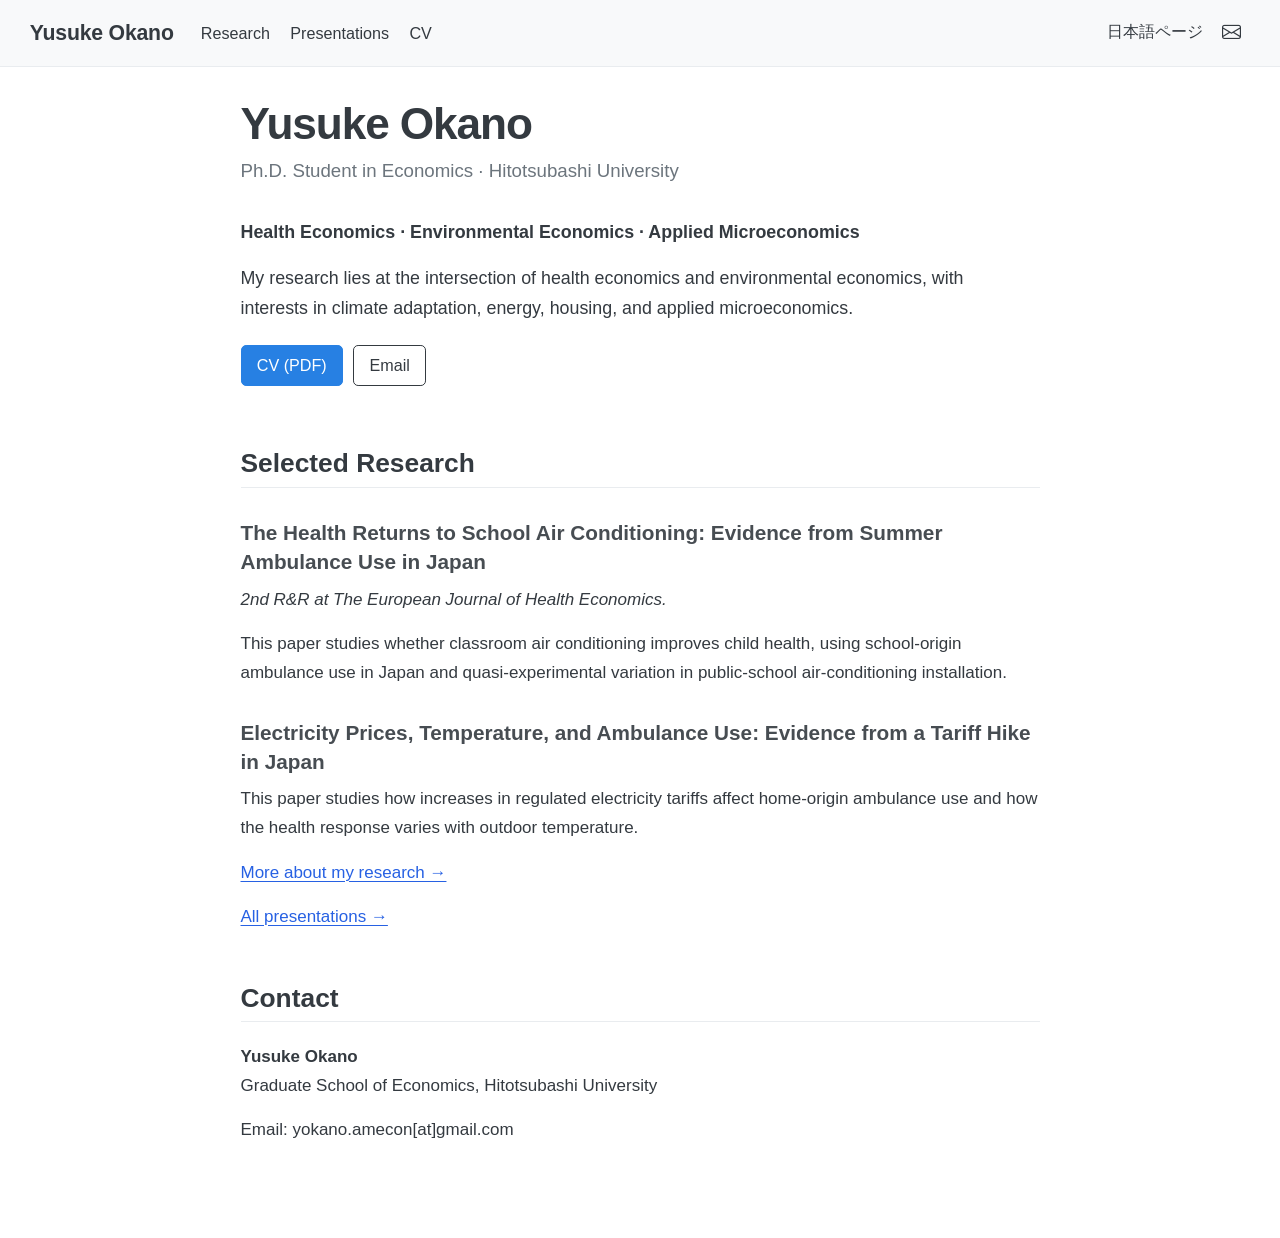
<file: index.html>
<!DOCTYPE html>
<html xmlns="http://www.w3.org/1999/xhtml" lang="en" xml:lang="en"><head>

<meta charset="utf-8">
<meta name="generator" content="quarto-1.9.38">

<meta name="viewport" content="width=device-width, initial-scale=1.0, user-scalable=yes">


<title>Yusuke Okano</title>
<style>
/* Default styles provided by pandoc.
** See https://pandoc.org/MANUAL.html#variables-for-html for config info.
*/
code{white-space: pre-wrap;}
span.smallcaps{font-variant: small-caps;}
div.columns{display: flex; gap: min(4vw, 1.5em);}
div.column{flex: auto; overflow-x: auto;}
div.hanging-indent{margin-left: 1.5em; text-indent: -1.5em;}
ul.task-list{list-style: none;}
ul.task-list li input[type="checkbox"] {
  width: 0.8em;
  margin: 0 0.8em 0.2em -1em; /* quarto-specific, see https://github.com/quarto-dev/quarto-cli/issues/4556 */ 
  vertical-align: middle;
}
</style>


<script src="site_libs/quarto-nav/quarto-nav.js"></script>
<script src="site_libs/quarto-nav/headroom.min.js"></script>
<script src="site_libs/clipboard/clipboard.min.js"></script>
<script src="site_libs/quarto-html/quarto.js" type="module"></script>
<script src="site_libs/quarto-html/tabsets/tabsets.js" type="module"></script>
<script src="site_libs/quarto-html/popper.min.js"></script>
<script src="site_libs/quarto-html/tippy.umd.min.js"></script>
<script src="site_libs/quarto-html/anchor.min.js"></script>
<link href="site_libs/quarto-html/tippy.css" rel="stylesheet">
<link href="site_libs/quarto-html/quarto-syntax-highlighting-15634bcf2e68342d4ad2dfa704d543f6.css" rel="stylesheet" id="quarto-text-highlighting-styles">
<script src="site_libs/bootstrap/bootstrap.min.js"></script>
<link href="site_libs/bootstrap/bootstrap-icons.css" rel="stylesheet">
<link href="site_libs/bootstrap/bootstrap-ec99a8efe510844151b90c0472fa725a.min.css" rel="stylesheet" append-hash="true" id="quarto-bootstrap" data-mode="light">
<script id="quarto-search-options" type="application/json">{
  "language": {
    "search-no-results-text": "No results",
    "search-matching-documents-text": "matching documents",
    "search-copy-link-title": "Copy link to search",
    "search-hide-matches-text": "Hide additional matches",
    "search-more-match-text": "more match in this document",
    "search-more-matches-text": "more matches in this document",
    "search-clear-button-title": "Clear",
    "search-text-placeholder": "",
    "search-detached-cancel-button-title": "Cancel",
    "search-submit-button-title": "Submit",
    "search-label": "Search"
  }
}</script>


<link rel="stylesheet" href="styles.css">
<meta property="og:title" content="Yusuke Okano">
<meta property="og:description" content="Ph.D.&nbsp;Student in Economics · Hitotsubashi University">
<meta property="og:site_name" content="Yusuke Okano">
</head>

<body class="nav-fixed fullcontent quarto-light">

<div id="quarto-search-results"></div>
  <header id="quarto-header" class="headroom fixed-top">
    <nav class="navbar navbar-expand-lg " data-bs-theme="dark">
      <div class="navbar-container container-fluid">
      <div class="navbar-brand-container mx-auto">
    <a class="navbar-brand" href="./index.html">
    <span class="navbar-title">Yusuke Okano</span>
    </a>
  </div>
          <button class="navbar-toggler" type="button" data-bs-toggle="collapse" data-bs-target="#navbarCollapse" aria-controls="navbarCollapse" role="menu" aria-expanded="false" aria-label="Toggle navigation" onclick="if (window.quartoToggleHeadroom) { window.quartoToggleHeadroom(); }">
  <span class="navbar-toggler-icon"></span>
</button>
          <div class="collapse navbar-collapse" id="navbarCollapse">
            <ul class="navbar-nav navbar-nav-scroll me-auto">
  <li class="nav-item">
    <a class="nav-link" href="./research.html"> 
<span class="menu-text">Research</span></a>
  </li>  
  <li class="nav-item">
    <a class="nav-link" href="./presentations.html"> 
<span class="menu-text">Presentations</span></a>
  </li>  
  <li class="nav-item">
    <a class="nav-link" href="./files/CV_Yusuke_Okano.pdf"> 
<span class="menu-text">CV</span></a>
  </li>  
</ul>
            <ul class="navbar-nav navbar-nav-scroll ms-auto">
  <li class="nav-item">
    <a class="nav-link" href="./index-ja.html"> 
<span class="menu-text">日本語ページ</span></a>
  </li>  
  <li class="nav-item compact">
    <a class="nav-link" href="mailto:yokano.amecon@gmail.com"> <i class="bi bi-envelope" role="img">
</i> 
<span class="menu-text"></span></a>
  </li>  
</ul>
          </div> <!-- /navcollapse -->
            <div class="quarto-navbar-tools">
</div>
      </div> <!-- /container-fluid -->
    </nav>
</header>
<!-- content -->
<div id="quarto-content" class="quarto-container page-columns page-rows-contents page-layout-article page-navbar">
<!-- sidebar -->
<!-- margin-sidebar -->
    
<!-- main -->
<main class="content" id="quarto-document-content">

<header id="title-block-header" class="quarto-title-block default">
<div class="quarto-title">
<h1 class="title">Yusuke Okano</h1>
<p class="subtitle lead">Ph.D.&nbsp;Student in Economics · Hitotsubashi University</p>
</div>



<div class="quarto-title-meta">

    
  
    
  </div>
  


</header>


<div class="home-intro">
<p><strong>Health Economics · Environmental Economics · Applied Microeconomics</strong></p>
<p>My research lies at the intersection of health economics and environmental economics, with interests in climate adaptation, energy, housing, and applied microeconomics.</p>
</div>
<div class="home-links">
<p><a href="files/CV_Yusuke_Okano.pdf" class="btn btn-primary">CV (PDF)</a></p>
<p><a href="mailto:yokano.amecon@gmail.com" class="btn btn-outline-secondary">Email</a></p>
</div>
<section id="selected-research" class="level2">
<h2 class="anchored" data-anchor-id="selected-research">Selected Research</h2>
<section id="the-health-returns-to-school-air-conditioning-evidence-from-summer-ambulance-use-in-japan" class="level3">
<h3 class="anchored" data-anchor-id="the-health-returns-to-school-air-conditioning-evidence-from-summer-ambulance-use-in-japan">The Health Returns to School Air Conditioning: Evidence from Summer Ambulance Use in Japan</h3>
<p><em>2nd R&amp;R at The European Journal of Health Economics.</em></p>
<p>This paper studies whether classroom air conditioning improves child health, using school-origin ambulance use in Japan and quasi-experimental variation in public-school air-conditioning installation.</p>
</section>
<section id="electricity-prices-temperature-and-ambulance-use-evidence-from-a-tariff-hike-in-japan" class="level3">
<h3 class="anchored" data-anchor-id="electricity-prices-temperature-and-ambulance-use-evidence-from-a-tariff-hike-in-japan">Electricity Prices, Temperature, and Ambulance Use: Evidence from a Tariff Hike in Japan</h3>
<p>This paper studies how increases in regulated electricity tariffs affect home-origin ambulance use and how the health response varies with outdoor temperature.</p>
<p><a href="./research.html">More about my research →</a></p>
<!-- ## Upcoming Presentations -->
<p><a href="./presentations.html">All presentations →</a></p>
</section>
</section>
<section id="contact" class="level2">
<h2 class="anchored" data-anchor-id="contact">Contact</h2>
<p><strong>Yusuke Okano</strong><br>
Graduate School of Economics, Hitotsubashi University</p>
<p>Email: yokano.amecon[at]gmail.com</p>


</section>

</main> <!-- /main -->
<script id="quarto-html-after-body" type="application/javascript">
  window.document.addEventListener("DOMContentLoaded", function (event) {
    const icon = "";
    const anchorJS = new window.AnchorJS();
    anchorJS.options = {
      placement: 'right',
      icon: icon
    };
    anchorJS.add('.anchored');
    const isCodeAnnotation = (el) => {
      for (const clz of el.classList) {
        if (clz.startsWith('code-annotation-')) {                     
          return true;
        }
      }
      return false;
    }
    const onCopySuccess = function(e) {
      // button target
      const button = e.trigger;
      // don't keep focus
      button.blur();
      // flash "checked"
      button.classList.add('code-copy-button-checked');
      var currentTitle = button.getAttribute("title");
      button.setAttribute("title", "Copied!");
      let tooltip;
      if (window.bootstrap) {
        button.setAttribute("data-bs-toggle", "tooltip");
        button.setAttribute("data-bs-placement", "left");
        button.setAttribute("data-bs-title", "Copied!");
        tooltip = new bootstrap.Tooltip(button, 
          { trigger: "manual", 
            customClass: "code-copy-button-tooltip",
            offset: [0, -8]});
        tooltip.show();    
      }
      setTimeout(function() {
        if (tooltip) {
          tooltip.hide();
          button.removeAttribute("data-bs-title");
          button.removeAttribute("data-bs-toggle");
          button.removeAttribute("data-bs-placement");
        }
        button.setAttribute("title", currentTitle);
        button.classList.remove('code-copy-button-checked');
      }, 1000);
      // clear code selection
      e.clearSelection();
    }
    const getTextToCopy = function(trigger) {
      const outerScaffold = trigger.parentElement.cloneNode(true);
      const codeEl = outerScaffold.querySelector('code');
      for (const childEl of codeEl.children) {
        if (isCodeAnnotation(childEl)) {
          childEl.remove();
        }
      }
      return codeEl.innerText;
    }
    const clipboard = new window.ClipboardJS('.code-copy-button:not([data-in-quarto-modal])', {
      text: getTextToCopy
    });
    clipboard.on('success', onCopySuccess);
    if (window.document.getElementById('quarto-embedded-source-code-modal')) {
      const clipboardModal = new window.ClipboardJS('.code-copy-button[data-in-quarto-modal]', {
        text: getTextToCopy,
        container: window.document.getElementById('quarto-embedded-source-code-modal')
      });
      clipboardModal.on('success', onCopySuccess);
    }
      var localhostRegex = new RegExp(/^(?:http|https):\/\/localhost\:?[0-9]*\//);
      var mailtoRegex = new RegExp(/^mailto:/);
        var filterRegex = new RegExp("https:\/\/yusuke-okano\.github\.io\/");
      var isInternal = (href) => {
          return filterRegex.test(href) || localhostRegex.test(href) || mailtoRegex.test(href);
      }
      // Inspect non-navigation links and adorn them if external
     var links = window.document.querySelectorAll('a[href]:not(.nav-link):not(.navbar-brand):not(.toc-action):not(.sidebar-link):not(.sidebar-item-toggle):not(.pagination-link):not(.no-external):not([aria-hidden]):not(.dropdown-item):not(.quarto-navigation-tool):not(.about-link)');
      for (var i=0; i<links.length; i++) {
        const link = links[i];
        if (!isInternal(link.href)) {
          // undo the damage that might have been done by quarto-nav.js in the case of
          // links that we want to consider external
          if (link.dataset.originalHref !== undefined) {
            link.href = link.dataset.originalHref;
          }
        }
      }
    function tippyHover(el, contentFn, onTriggerFn, onUntriggerFn) {
      const config = {
        allowHTML: true,
        maxWidth: 500,
        delay: 100,
        arrow: false,
        appendTo: function(el) {
            return el.parentElement;
        },
        interactive: true,
        interactiveBorder: 10,
        theme: 'quarto',
        placement: 'bottom-start',
      };
      if (contentFn) {
        config.content = contentFn;
      }
      if (onTriggerFn) {
        config.onTrigger = onTriggerFn;
      }
      if (onUntriggerFn) {
        config.onUntrigger = onUntriggerFn;
      }
      window.tippy(el, config); 
    }
    const noterefs = window.document.querySelectorAll('a[role="doc-noteref"]');
    for (var i=0; i<noterefs.length; i++) {
      const ref = noterefs[i];
      tippyHover(ref, function() {
        // use id or data attribute instead here
        let href = ref.getAttribute('data-footnote-href') || ref.getAttribute('href');
        try { href = new URL(href).hash; } catch {}
        const id = href.replace(/^#\/?/, "");
        const note = window.document.getElementById(id);
        if (note) {
          return note.innerHTML;
        } else {
          return "";
        }
      });
    }
    const xrefs = window.document.querySelectorAll('a.quarto-xref');
    const processXRef = (id, note) => {
      // Strip column container classes
      const stripColumnClz = (el) => {
        el.classList.remove("page-full", "page-columns");
        if (el.children) {
          for (const child of el.children) {
            stripColumnClz(child);
          }
        }
      }
      stripColumnClz(note)
      if (id === null || id.startsWith('sec-')) {
        // Special case sections, only their first couple elements
        const container = document.createElement("div");
        if (note.children && note.children.length > 2) {
          container.appendChild(note.children[0].cloneNode(true));
          for (let i = 1; i < note.children.length; i++) {
            const child = note.children[i];
            if (child.tagName === "P" && child.innerText === "") {
              continue;
            } else {
              container.appendChild(child.cloneNode(true));
              break;
            }
          }
          if (window.Quarto?.typesetMath) {
            window.Quarto.typesetMath(container);
          }
          return container.innerHTML
        } else {
          if (window.Quarto?.typesetMath) {
            window.Quarto.typesetMath(note);
          }
          return note.innerHTML;
        }
      } else {
        // Remove any anchor links if they are present
        const anchorLink = note.querySelector('a.anchorjs-link');
        if (anchorLink) {
          anchorLink.remove();
        }
        if (window.Quarto?.typesetMath) {
          window.Quarto.typesetMath(note);
        }
        if (note.classList.contains("callout")) {
          return note.outerHTML;
        } else {
          return note.innerHTML;
        }
      }
    }
    for (var i=0; i<xrefs.length; i++) {
      const xref = xrefs[i];
      tippyHover(xref, undefined, function(instance) {
        instance.disable();
        let url = xref.getAttribute('href');
        let hash = undefined; 
        if (url.startsWith('#')) {
          hash = url;
        } else {
          try { hash = new URL(url).hash; } catch {}
        }
        if (hash) {
          const id = hash.replace(/^#\/?/, "");
          const note = window.document.getElementById(id);
          if (note !== null) {
            try {
              const html = processXRef(id, note.cloneNode(true));
              instance.setContent(html);
            } finally {
              instance.enable();
              instance.show();
            }
          } else {
            // See if we can fetch this
            fetch(url.split('#')[0])
            .then(res => res.text())
            .then(html => {
              const parser = new DOMParser();
              const htmlDoc = parser.parseFromString(html, "text/html");
              const note = htmlDoc.getElementById(id);
              if (note !== null) {
                const html = processXRef(id, note);
                instance.setContent(html);
              } 
            }).finally(() => {
              instance.enable();
              instance.show();
            });
          }
        } else {
          // See if we can fetch a full url (with no hash to target)
          // This is a special case and we should probably do some content thinning / targeting
          fetch(url)
          .then(res => res.text())
          .then(html => {
            const parser = new DOMParser();
            const htmlDoc = parser.parseFromString(html, "text/html");
            const note = htmlDoc.querySelector('main.content');
            if (note !== null) {
              // This should only happen for chapter cross references
              // (since there is no id in the URL)
              // remove the first header
              if (note.children.length > 0 && note.children[0].tagName === "HEADER") {
                note.children[0].remove();
              }
              const html = processXRef(null, note);
              instance.setContent(html);
            } 
          }).finally(() => {
            instance.enable();
            instance.show();
          });
        }
      }, function(instance) {
      });
    }
        let selectedAnnoteEl;
        const selectorForAnnotation = ( cell, annotation) => {
          let cellAttr = 'data-code-cell="' + cell + '"';
          let lineAttr = 'data-code-annotation="' +  annotation + '"';
          const selector = 'span[' + cellAttr + '][' + lineAttr + ']';
          return selector;
        }
        const selectCodeLines = (annoteEl) => {
          const doc = window.document;
          const targetCell = annoteEl.getAttribute("data-target-cell");
          const targetAnnotation = annoteEl.getAttribute("data-target-annotation");
          const annoteSpan = window.document.querySelector(selectorForAnnotation(targetCell, targetAnnotation));
          const lines = annoteSpan.getAttribute("data-code-lines").split(",");
          const lineIds = lines.map((line) => {
            return targetCell + "-" + line;
          })
          let top = null;
          let height = null;
          let parent = null;
          if (lineIds.length > 0) {
              //compute the position of the single el (top and bottom and make a div)
              const el = window.document.getElementById(lineIds[0]);
              top = el.offsetTop;
              height = el.offsetHeight;
              parent = el.parentElement.parentElement;
            if (lineIds.length > 1) {
              const lastEl = window.document.getElementById(lineIds[lineIds.length - 1]);
              const bottom = lastEl.offsetTop + lastEl.offsetHeight;
              height = bottom - top;
            }
            if (top !== null && height !== null && parent !== null) {
              // cook up a div (if necessary) and position it 
              let div = window.document.getElementById("code-annotation-line-highlight");
              if (div === null) {
                div = window.document.createElement("div");
                div.setAttribute("id", "code-annotation-line-highlight");
                div.style.position = 'absolute';
                parent.appendChild(div);
              }
              div.style.top = top - 2 + "px";
              div.style.height = height + 4 + "px";
              div.style.left = 0;
              let gutterDiv = window.document.getElementById("code-annotation-line-highlight-gutter");
              if (gutterDiv === null) {
                gutterDiv = window.document.createElement("div");
                gutterDiv.setAttribute("id", "code-annotation-line-highlight-gutter");
                gutterDiv.style.position = 'absolute';
                const codeCell = window.document.getElementById(targetCell);
                const gutter = codeCell.querySelector('.code-annotation-gutter');
                gutter.appendChild(gutterDiv);
              }
              gutterDiv.style.top = top - 2 + "px";
              gutterDiv.style.height = height + 4 + "px";
            }
            selectedAnnoteEl = annoteEl;
          }
        };
        const unselectCodeLines = () => {
          const elementsIds = ["code-annotation-line-highlight", "code-annotation-line-highlight-gutter"];
          elementsIds.forEach((elId) => {
            const div = window.document.getElementById(elId);
            if (div) {
              div.remove();
            }
          });
          selectedAnnoteEl = undefined;
        };
          // Handle positioning of the toggle
      window.addEventListener(
        "resize",
        throttle(() => {
          elRect = undefined;
          if (selectedAnnoteEl) {
            selectCodeLines(selectedAnnoteEl);
          }
        }, 10)
      );
      function throttle(fn, ms) {
      let throttle = false;
      let timer;
        return (...args) => {
          if(!throttle) { // first call gets through
              fn.apply(this, args);
              throttle = true;
          } else { // all the others get throttled
              if(timer) clearTimeout(timer); // cancel #2
              timer = setTimeout(() => {
                fn.apply(this, args);
                timer = throttle = false;
              }, ms);
          }
        };
      }
        // Attach click handler to the DT
        const annoteDls = window.document.querySelectorAll('dt[data-target-cell]');
        for (const annoteDlNode of annoteDls) {
          annoteDlNode.addEventListener('click', (event) => {
            const clickedEl = event.target;
            if (clickedEl !== selectedAnnoteEl) {
              unselectCodeLines();
              const activeEl = window.document.querySelector('dt[data-target-cell].code-annotation-active');
              if (activeEl) {
                activeEl.classList.remove('code-annotation-active');
              }
              selectCodeLines(clickedEl);
              clickedEl.classList.add('code-annotation-active');
            } else {
              // Unselect the line
              unselectCodeLines();
              clickedEl.classList.remove('code-annotation-active');
            }
          });
        }
    const findCites = (el) => {
      const parentEl = el.parentElement;
      if (parentEl) {
        const cites = parentEl.dataset.cites;
        if (cites) {
          return {
            el,
            cites: cites.split(' ')
          };
        } else {
          return findCites(el.parentElement)
        }
      } else {
        return undefined;
      }
    };
    var bibliorefs = window.document.querySelectorAll('a[role="doc-biblioref"]');
    for (var i=0; i<bibliorefs.length; i++) {
      const ref = bibliorefs[i];
      const citeInfo = findCites(ref);
      if (citeInfo) {
        tippyHover(citeInfo.el, function() {
          var popup = window.document.createElement('div');
          citeInfo.cites.forEach(function(cite) {
            var citeDiv = window.document.createElement('div');
            citeDiv.classList.add('hanging-indent');
            citeDiv.classList.add('csl-entry');
            var biblioDiv = window.document.getElementById('ref-' + cite);
            if (biblioDiv) {
              citeDiv.innerHTML = biblioDiv.innerHTML;
            }
            popup.appendChild(citeDiv);
          });
          return popup.innerHTML;
        });
      }
    }
  });
  </script>
</div> <!-- /content -->




</body></html>
</file>
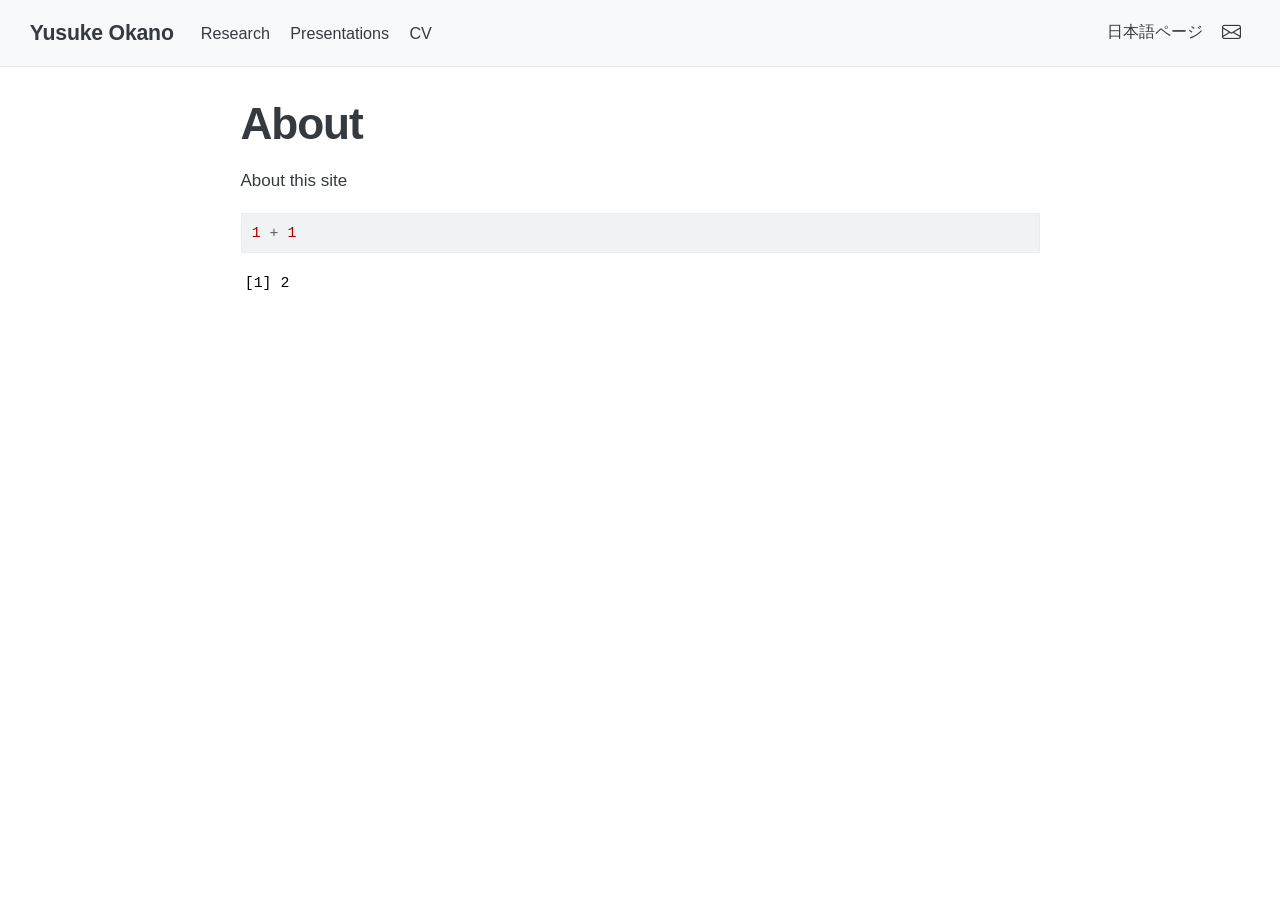
<file: about.html>
<!DOCTYPE html>
<html xmlns="http://www.w3.org/1999/xhtml" lang="en" xml:lang="en"><head>

<meta charset="utf-8">
<meta name="generator" content="quarto-1.9.38">

<meta name="viewport" content="width=device-width, initial-scale=1.0, user-scalable=yes">


<title>About – Yusuke Okano</title>
<style>
/* Default styles provided by pandoc.
** See https://pandoc.org/MANUAL.html#variables-for-html for config info.
*/
code{white-space: pre-wrap;}
span.smallcaps{font-variant: small-caps;}
div.columns{display: flex; gap: min(4vw, 1.5em);}
div.column{flex: auto; overflow-x: auto;}
div.hanging-indent{margin-left: 1.5em; text-indent: -1.5em;}
ul.task-list{list-style: none;}
ul.task-list li input[type="checkbox"] {
  width: 0.8em;
  margin: 0 0.8em 0.2em -1em; /* quarto-specific, see https://github.com/quarto-dev/quarto-cli/issues/4556 */ 
  vertical-align: middle;
}
/* CSS for syntax highlighting */
html { -webkit-text-size-adjust: 100%; }
pre > code.sourceCode { white-space: pre; position: relative; }
pre > code.sourceCode > span { display: inline-block; line-height: 1.25; }
pre > code.sourceCode > span:empty { height: 1.2em; }
.sourceCode { overflow: visible; }
code.sourceCode > span { color: inherit; text-decoration: inherit; }
div.sourceCode { margin: 1em 0; }
pre.sourceCode { margin: 0; }
@media screen {
div.sourceCode { overflow: auto; }
}
@media print {
pre > code.sourceCode { white-space: pre-wrap; }
pre > code.sourceCode > span { text-indent: -5em; padding-left: 5em; }
}
pre.numberSource code
  { counter-reset: source-line 0; }
pre.numberSource code > span
  { position: relative; left: -4em; counter-increment: source-line; }
pre.numberSource code > span > a:first-child::before
  { content: counter(source-line);
    position: relative; left: -1em; text-align: right; vertical-align: baseline;
    border: none; display: inline-block;
    -webkit-touch-callout: none; -webkit-user-select: none;
    -khtml-user-select: none; -moz-user-select: none;
    -ms-user-select: none; user-select: none;
    padding: 0 4px; width: 4em;
  }
pre.numberSource { margin-left: 3em;  padding-left: 4px; }
div.sourceCode
  {   }
@media screen {
pre > code.sourceCode > span > a:first-child::before { text-decoration: underline; }
}
</style>


<script src="site_libs/quarto-nav/quarto-nav.js"></script>
<script src="site_libs/quarto-nav/headroom.min.js"></script>
<script src="site_libs/clipboard/clipboard.min.js"></script>
<script src="site_libs/quarto-html/quarto.js" type="module"></script>
<script src="site_libs/quarto-html/tabsets/tabsets.js" type="module"></script>
<script src="site_libs/quarto-html/popper.min.js"></script>
<script src="site_libs/quarto-html/tippy.umd.min.js"></script>
<script src="site_libs/quarto-html/anchor.min.js"></script>
<link href="site_libs/quarto-html/tippy.css" rel="stylesheet">
<link href="site_libs/quarto-html/quarto-syntax-highlighting-15634bcf2e68342d4ad2dfa704d543f6.css" rel="stylesheet" id="quarto-text-highlighting-styles">
<script src="site_libs/bootstrap/bootstrap.min.js"></script>
<link href="site_libs/bootstrap/bootstrap-icons.css" rel="stylesheet">
<link href="site_libs/bootstrap/bootstrap-ec99a8efe510844151b90c0472fa725a.min.css" rel="stylesheet" append-hash="true" id="quarto-bootstrap" data-mode="light">
<script id="quarto-search-options" type="application/json">{
  "language": {
    "search-no-results-text": "No results",
    "search-matching-documents-text": "matching documents",
    "search-copy-link-title": "Copy link to search",
    "search-hide-matches-text": "Hide additional matches",
    "search-more-match-text": "more match in this document",
    "search-more-matches-text": "more matches in this document",
    "search-clear-button-title": "Clear",
    "search-text-placeholder": "",
    "search-detached-cancel-button-title": "Cancel",
    "search-submit-button-title": "Submit",
    "search-label": "Search"
  }
}</script>


<link rel="stylesheet" href="styles.css">
<meta property="og:title" content="About – Yusuke Okano">
<meta property="og:description" content="Yusuke Okano is a Ph.D.&nbsp;student in Economics at Hitotsubashi University. His research lies at the intersection of health economics and environmental economics, with interests in climate adaptation, energy, housing, and applied microeconomics.">
<meta property="og:site_name" content="Yusuke Okano">
</head>

<body class="nav-fixed fullcontent quarto-light">

<div id="quarto-search-results"></div>
  <header id="quarto-header" class="headroom fixed-top">
    <nav class="navbar navbar-expand-lg " data-bs-theme="dark">
      <div class="navbar-container container-fluid">
      <div class="navbar-brand-container mx-auto">
    <a class="navbar-brand" href="./index.html">
    <span class="navbar-title">Yusuke Okano</span>
    </a>
  </div>
          <button class="navbar-toggler" type="button" data-bs-toggle="collapse" data-bs-target="#navbarCollapse" aria-controls="navbarCollapse" role="menu" aria-expanded="false" aria-label="Toggle navigation" onclick="if (window.quartoToggleHeadroom) { window.quartoToggleHeadroom(); }">
  <span class="navbar-toggler-icon"></span>
</button>
          <div class="collapse navbar-collapse" id="navbarCollapse">
            <ul class="navbar-nav navbar-nav-scroll me-auto">
  <li class="nav-item">
    <a class="nav-link" href="./research.html"> 
<span class="menu-text">Research</span></a>
  </li>  
  <li class="nav-item">
    <a class="nav-link" href="./presentations.html"> 
<span class="menu-text">Presentations</span></a>
  </li>  
  <li class="nav-item">
    <a class="nav-link" href="./files/CV_Yusuke_Okano.pdf"> 
<span class="menu-text">CV</span></a>
  </li>  
</ul>
            <ul class="navbar-nav navbar-nav-scroll ms-auto">
  <li class="nav-item">
    <a class="nav-link" href="./index-ja.html"> 
<span class="menu-text">日本語ページ</span></a>
  </li>  
  <li class="nav-item compact">
    <a class="nav-link" href="mailto:yokano.amecon@gmail.com"> <i class="bi bi-envelope" role="img">
</i> 
<span class="menu-text"></span></a>
  </li>  
</ul>
          </div> <!-- /navcollapse -->
            <div class="quarto-navbar-tools">
</div>
      </div> <!-- /container-fluid -->
    </nav>
</header>
<!-- content -->
<div id="quarto-content" class="quarto-container page-columns page-rows-contents page-layout-article page-navbar">
<!-- sidebar -->
<!-- margin-sidebar -->
    
<!-- main -->
<main class="content" id="quarto-document-content">

<header id="title-block-header" class="quarto-title-block default">
<div class="quarto-title">
<h1 class="title">About</h1>
</div>



<div class="quarto-title-meta">

    
  
    
  </div>
  


</header>


<p>About this site</p>
<div class="cell">
<div class="code-copy-outer-scaffold"><div class="sourceCode cell-code" id="cb1"><pre class="sourceCode r code-with-copy"><code class="sourceCode r"><span id="cb1-1"><a href="#cb1-1" aria-hidden="true" tabindex="-1"></a><span class="dv">1</span> <span class="sc">+</span> <span class="dv">1</span></span></code></pre></div><button title="Copy to Clipboard" class="code-copy-button"><i class="bi"></i></button></div>
<div class="cell-output cell-output-stdout">
<pre><code>[1] 2</code></pre>
</div>
</div>



</main> <!-- /main -->
<script id="quarto-html-after-body" type="application/javascript">
  window.document.addEventListener("DOMContentLoaded", function (event) {
    const icon = "";
    const anchorJS = new window.AnchorJS();
    anchorJS.options = {
      placement: 'right',
      icon: icon
    };
    anchorJS.add('.anchored');
    const isCodeAnnotation = (el) => {
      for (const clz of el.classList) {
        if (clz.startsWith('code-annotation-')) {                     
          return true;
        }
      }
      return false;
    }
    const onCopySuccess = function(e) {
      // button target
      const button = e.trigger;
      // don't keep focus
      button.blur();
      // flash "checked"
      button.classList.add('code-copy-button-checked');
      var currentTitle = button.getAttribute("title");
      button.setAttribute("title", "Copied!");
      let tooltip;
      if (window.bootstrap) {
        button.setAttribute("data-bs-toggle", "tooltip");
        button.setAttribute("data-bs-placement", "left");
        button.setAttribute("data-bs-title", "Copied!");
        tooltip = new bootstrap.Tooltip(button, 
          { trigger: "manual", 
            customClass: "code-copy-button-tooltip",
            offset: [0, -8]});
        tooltip.show();    
      }
      setTimeout(function() {
        if (tooltip) {
          tooltip.hide();
          button.removeAttribute("data-bs-title");
          button.removeAttribute("data-bs-toggle");
          button.removeAttribute("data-bs-placement");
        }
        button.setAttribute("title", currentTitle);
        button.classList.remove('code-copy-button-checked');
      }, 1000);
      // clear code selection
      e.clearSelection();
    }
    const getTextToCopy = function(trigger) {
      const outerScaffold = trigger.parentElement.cloneNode(true);
      const codeEl = outerScaffold.querySelector('code');
      for (const childEl of codeEl.children) {
        if (isCodeAnnotation(childEl)) {
          childEl.remove();
        }
      }
      return codeEl.innerText;
    }
    const clipboard = new window.ClipboardJS('.code-copy-button:not([data-in-quarto-modal])', {
      text: getTextToCopy
    });
    clipboard.on('success', onCopySuccess);
    if (window.document.getElementById('quarto-embedded-source-code-modal')) {
      const clipboardModal = new window.ClipboardJS('.code-copy-button[data-in-quarto-modal]', {
        text: getTextToCopy,
        container: window.document.getElementById('quarto-embedded-source-code-modal')
      });
      clipboardModal.on('success', onCopySuccess);
    }
      var localhostRegex = new RegExp(/^(?:http|https):\/\/localhost\:?[0-9]*\//);
      var mailtoRegex = new RegExp(/^mailto:/);
        var filterRegex = new RegExp("https:\/\/yusuke-okano\.github\.io\/");
      var isInternal = (href) => {
          return filterRegex.test(href) || localhostRegex.test(href) || mailtoRegex.test(href);
      }
      // Inspect non-navigation links and adorn them if external
     var links = window.document.querySelectorAll('a[href]:not(.nav-link):not(.navbar-brand):not(.toc-action):not(.sidebar-link):not(.sidebar-item-toggle):not(.pagination-link):not(.no-external):not([aria-hidden]):not(.dropdown-item):not(.quarto-navigation-tool):not(.about-link)');
      for (var i=0; i<links.length; i++) {
        const link = links[i];
        if (!isInternal(link.href)) {
          // undo the damage that might have been done by quarto-nav.js in the case of
          // links that we want to consider external
          if (link.dataset.originalHref !== undefined) {
            link.href = link.dataset.originalHref;
          }
        }
      }
    function tippyHover(el, contentFn, onTriggerFn, onUntriggerFn) {
      const config = {
        allowHTML: true,
        maxWidth: 500,
        delay: 100,
        arrow: false,
        appendTo: function(el) {
            return el.parentElement;
        },
        interactive: true,
        interactiveBorder: 10,
        theme: 'quarto',
        placement: 'bottom-start',
      };
      if (contentFn) {
        config.content = contentFn;
      }
      if (onTriggerFn) {
        config.onTrigger = onTriggerFn;
      }
      if (onUntriggerFn) {
        config.onUntrigger = onUntriggerFn;
      }
      window.tippy(el, config); 
    }
    const noterefs = window.document.querySelectorAll('a[role="doc-noteref"]');
    for (var i=0; i<noterefs.length; i++) {
      const ref = noterefs[i];
      tippyHover(ref, function() {
        // use id or data attribute instead here
        let href = ref.getAttribute('data-footnote-href') || ref.getAttribute('href');
        try { href = new URL(href).hash; } catch {}
        const id = href.replace(/^#\/?/, "");
        const note = window.document.getElementById(id);
        if (note) {
          return note.innerHTML;
        } else {
          return "";
        }
      });
    }
    const xrefs = window.document.querySelectorAll('a.quarto-xref');
    const processXRef = (id, note) => {
      // Strip column container classes
      const stripColumnClz = (el) => {
        el.classList.remove("page-full", "page-columns");
        if (el.children) {
          for (const child of el.children) {
            stripColumnClz(child);
          }
        }
      }
      stripColumnClz(note)
      if (id === null || id.startsWith('sec-')) {
        // Special case sections, only their first couple elements
        const container = document.createElement("div");
        if (note.children && note.children.length > 2) {
          container.appendChild(note.children[0].cloneNode(true));
          for (let i = 1; i < note.children.length; i++) {
            const child = note.children[i];
            if (child.tagName === "P" && child.innerText === "") {
              continue;
            } else {
              container.appendChild(child.cloneNode(true));
              break;
            }
          }
          if (window.Quarto?.typesetMath) {
            window.Quarto.typesetMath(container);
          }
          return container.innerHTML
        } else {
          if (window.Quarto?.typesetMath) {
            window.Quarto.typesetMath(note);
          }
          return note.innerHTML;
        }
      } else {
        // Remove any anchor links if they are present
        const anchorLink = note.querySelector('a.anchorjs-link');
        if (anchorLink) {
          anchorLink.remove();
        }
        if (window.Quarto?.typesetMath) {
          window.Quarto.typesetMath(note);
        }
        if (note.classList.contains("callout")) {
          return note.outerHTML;
        } else {
          return note.innerHTML;
        }
      }
    }
    for (var i=0; i<xrefs.length; i++) {
      const xref = xrefs[i];
      tippyHover(xref, undefined, function(instance) {
        instance.disable();
        let url = xref.getAttribute('href');
        let hash = undefined; 
        if (url.startsWith('#')) {
          hash = url;
        } else {
          try { hash = new URL(url).hash; } catch {}
        }
        if (hash) {
          const id = hash.replace(/^#\/?/, "");
          const note = window.document.getElementById(id);
          if (note !== null) {
            try {
              const html = processXRef(id, note.cloneNode(true));
              instance.setContent(html);
            } finally {
              instance.enable();
              instance.show();
            }
          } else {
            // See if we can fetch this
            fetch(url.split('#')[0])
            .then(res => res.text())
            .then(html => {
              const parser = new DOMParser();
              const htmlDoc = parser.parseFromString(html, "text/html");
              const note = htmlDoc.getElementById(id);
              if (note !== null) {
                const html = processXRef(id, note);
                instance.setContent(html);
              } 
            }).finally(() => {
              instance.enable();
              instance.show();
            });
          }
        } else {
          // See if we can fetch a full url (with no hash to target)
          // This is a special case and we should probably do some content thinning / targeting
          fetch(url)
          .then(res => res.text())
          .then(html => {
            const parser = new DOMParser();
            const htmlDoc = parser.parseFromString(html, "text/html");
            const note = htmlDoc.querySelector('main.content');
            if (note !== null) {
              // This should only happen for chapter cross references
              // (since there is no id in the URL)
              // remove the first header
              if (note.children.length > 0 && note.children[0].tagName === "HEADER") {
                note.children[0].remove();
              }
              const html = processXRef(null, note);
              instance.setContent(html);
            } 
          }).finally(() => {
            instance.enable();
            instance.show();
          });
        }
      }, function(instance) {
      });
    }
        let selectedAnnoteEl;
        const selectorForAnnotation = ( cell, annotation) => {
          let cellAttr = 'data-code-cell="' + cell + '"';
          let lineAttr = 'data-code-annotation="' +  annotation + '"';
          const selector = 'span[' + cellAttr + '][' + lineAttr + ']';
          return selector;
        }
        const selectCodeLines = (annoteEl) => {
          const doc = window.document;
          const targetCell = annoteEl.getAttribute("data-target-cell");
          const targetAnnotation = annoteEl.getAttribute("data-target-annotation");
          const annoteSpan = window.document.querySelector(selectorForAnnotation(targetCell, targetAnnotation));
          const lines = annoteSpan.getAttribute("data-code-lines").split(",");
          const lineIds = lines.map((line) => {
            return targetCell + "-" + line;
          })
          let top = null;
          let height = null;
          let parent = null;
          if (lineIds.length > 0) {
              //compute the position of the single el (top and bottom and make a div)
              const el = window.document.getElementById(lineIds[0]);
              top = el.offsetTop;
              height = el.offsetHeight;
              parent = el.parentElement.parentElement;
            if (lineIds.length > 1) {
              const lastEl = window.document.getElementById(lineIds[lineIds.length - 1]);
              const bottom = lastEl.offsetTop + lastEl.offsetHeight;
              height = bottom - top;
            }
            if (top !== null && height !== null && parent !== null) {
              // cook up a div (if necessary) and position it 
              let div = window.document.getElementById("code-annotation-line-highlight");
              if (div === null) {
                div = window.document.createElement("div");
                div.setAttribute("id", "code-annotation-line-highlight");
                div.style.position = 'absolute';
                parent.appendChild(div);
              }
              div.style.top = top - 2 + "px";
              div.style.height = height + 4 + "px";
              div.style.left = 0;
              let gutterDiv = window.document.getElementById("code-annotation-line-highlight-gutter");
              if (gutterDiv === null) {
                gutterDiv = window.document.createElement("div");
                gutterDiv.setAttribute("id", "code-annotation-line-highlight-gutter");
                gutterDiv.style.position = 'absolute';
                const codeCell = window.document.getElementById(targetCell);
                const gutter = codeCell.querySelector('.code-annotation-gutter');
                gutter.appendChild(gutterDiv);
              }
              gutterDiv.style.top = top - 2 + "px";
              gutterDiv.style.height = height + 4 + "px";
            }
            selectedAnnoteEl = annoteEl;
          }
        };
        const unselectCodeLines = () => {
          const elementsIds = ["code-annotation-line-highlight", "code-annotation-line-highlight-gutter"];
          elementsIds.forEach((elId) => {
            const div = window.document.getElementById(elId);
            if (div) {
              div.remove();
            }
          });
          selectedAnnoteEl = undefined;
        };
          // Handle positioning of the toggle
      window.addEventListener(
        "resize",
        throttle(() => {
          elRect = undefined;
          if (selectedAnnoteEl) {
            selectCodeLines(selectedAnnoteEl);
          }
        }, 10)
      );
      function throttle(fn, ms) {
      let throttle = false;
      let timer;
        return (...args) => {
          if(!throttle) { // first call gets through
              fn.apply(this, args);
              throttle = true;
          } else { // all the others get throttled
              if(timer) clearTimeout(timer); // cancel #2
              timer = setTimeout(() => {
                fn.apply(this, args);
                timer = throttle = false;
              }, ms);
          }
        };
      }
        // Attach click handler to the DT
        const annoteDls = window.document.querySelectorAll('dt[data-target-cell]');
        for (const annoteDlNode of annoteDls) {
          annoteDlNode.addEventListener('click', (event) => {
            const clickedEl = event.target;
            if (clickedEl !== selectedAnnoteEl) {
              unselectCodeLines();
              const activeEl = window.document.querySelector('dt[data-target-cell].code-annotation-active');
              if (activeEl) {
                activeEl.classList.remove('code-annotation-active');
              }
              selectCodeLines(clickedEl);
              clickedEl.classList.add('code-annotation-active');
            } else {
              // Unselect the line
              unselectCodeLines();
              clickedEl.classList.remove('code-annotation-active');
            }
          });
        }
    const findCites = (el) => {
      const parentEl = el.parentElement;
      if (parentEl) {
        const cites = parentEl.dataset.cites;
        if (cites) {
          return {
            el,
            cites: cites.split(' ')
          };
        } else {
          return findCites(el.parentElement)
        }
      } else {
        return undefined;
      }
    };
    var bibliorefs = window.document.querySelectorAll('a[role="doc-biblioref"]');
    for (var i=0; i<bibliorefs.length; i++) {
      const ref = bibliorefs[i];
      const citeInfo = findCites(ref);
      if (citeInfo) {
        tippyHover(citeInfo.el, function() {
          var popup = window.document.createElement('div');
          citeInfo.cites.forEach(function(cite) {
            var citeDiv = window.document.createElement('div');
            citeDiv.classList.add('hanging-indent');
            citeDiv.classList.add('csl-entry');
            var biblioDiv = window.document.getElementById('ref-' + cite);
            if (biblioDiv) {
              citeDiv.innerHTML = biblioDiv.innerHTML;
            }
            popup.appendChild(citeDiv);
          });
          return popup.innerHTML;
        });
      }
    }
  });
  </script>
</div> <!-- /content -->




</body></html>
</file>
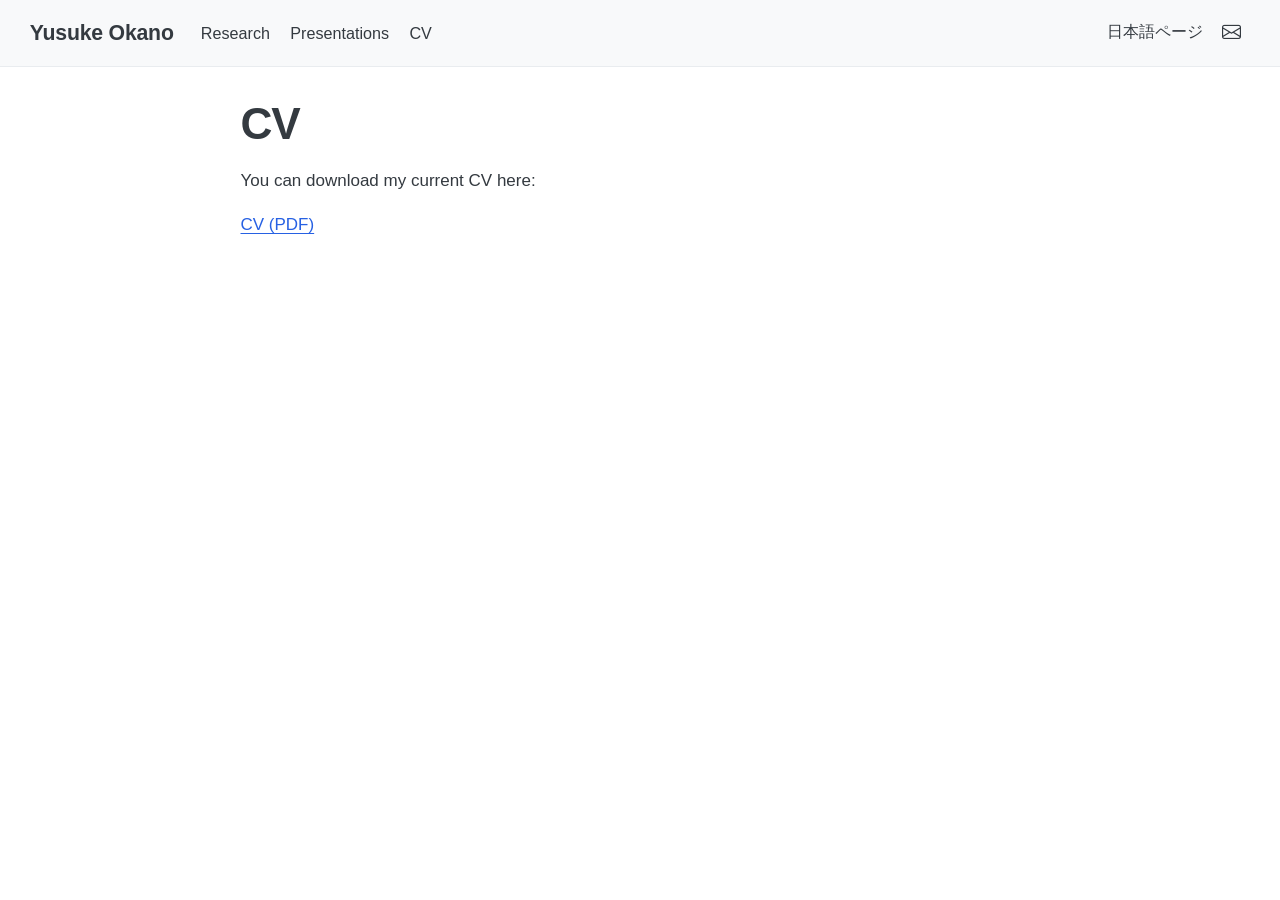
<file: cv.html>
<!DOCTYPE html>
<html xmlns="http://www.w3.org/1999/xhtml" lang="en" xml:lang="en"><head>

<meta charset="utf-8">
<meta name="generator" content="quarto-1.9.38">

<meta name="viewport" content="width=device-width, initial-scale=1.0, user-scalable=yes">


<title>CV – Yusuke Okano</title>
<style>
/* Default styles provided by pandoc.
** See https://pandoc.org/MANUAL.html#variables-for-html for config info.
*/
code{white-space: pre-wrap;}
span.smallcaps{font-variant: small-caps;}
div.columns{display: flex; gap: min(4vw, 1.5em);}
div.column{flex: auto; overflow-x: auto;}
div.hanging-indent{margin-left: 1.5em; text-indent: -1.5em;}
ul.task-list{list-style: none;}
ul.task-list li input[type="checkbox"] {
  width: 0.8em;
  margin: 0 0.8em 0.2em -1em; /* quarto-specific, see https://github.com/quarto-dev/quarto-cli/issues/4556 */ 
  vertical-align: middle;
}
</style>


<script src="site_libs/quarto-nav/quarto-nav.js"></script>
<script src="site_libs/quarto-nav/headroom.min.js"></script>
<script src="site_libs/clipboard/clipboard.min.js"></script>
<script src="site_libs/quarto-html/quarto.js" type="module"></script>
<script src="site_libs/quarto-html/tabsets/tabsets.js" type="module"></script>
<script src="site_libs/quarto-html/popper.min.js"></script>
<script src="site_libs/quarto-html/tippy.umd.min.js"></script>
<script src="site_libs/quarto-html/anchor.min.js"></script>
<link href="site_libs/quarto-html/tippy.css" rel="stylesheet">
<link href="site_libs/quarto-html/quarto-syntax-highlighting-15634bcf2e68342d4ad2dfa704d543f6.css" rel="stylesheet" id="quarto-text-highlighting-styles">
<script src="site_libs/bootstrap/bootstrap.min.js"></script>
<link href="site_libs/bootstrap/bootstrap-icons.css" rel="stylesheet">
<link href="site_libs/bootstrap/bootstrap-ec99a8efe510844151b90c0472fa725a.min.css" rel="stylesheet" append-hash="true" id="quarto-bootstrap" data-mode="light">
<script id="quarto-search-options" type="application/json">{
  "language": {
    "search-no-results-text": "No results",
    "search-matching-documents-text": "matching documents",
    "search-copy-link-title": "Copy link to search",
    "search-hide-matches-text": "Hide additional matches",
    "search-more-match-text": "more match in this document",
    "search-more-matches-text": "more matches in this document",
    "search-clear-button-title": "Clear",
    "search-text-placeholder": "",
    "search-detached-cancel-button-title": "Cancel",
    "search-submit-button-title": "Submit",
    "search-label": "Search"
  }
}</script>


<link rel="stylesheet" href="styles.css">
<meta property="og:title" content="CV – Yusuke Okano">
<meta property="og:description" content="Yusuke Okano is a Ph.D.&nbsp;student in Economics at Hitotsubashi University. His research lies at the intersection of health economics and environmental economics, with interests in climate adaptation, energy, housing, and applied microeconomics.">
<meta property="og:site_name" content="Yusuke Okano">
</head>

<body class="nav-fixed fullcontent quarto-light">

<div id="quarto-search-results"></div>
  <header id="quarto-header" class="headroom fixed-top">
    <nav class="navbar navbar-expand-lg " data-bs-theme="dark">
      <div class="navbar-container container-fluid">
      <div class="navbar-brand-container mx-auto">
    <a class="navbar-brand" href="./index.html">
    <span class="navbar-title">Yusuke Okano</span>
    </a>
  </div>
          <button class="navbar-toggler" type="button" data-bs-toggle="collapse" data-bs-target="#navbarCollapse" aria-controls="navbarCollapse" role="menu" aria-expanded="false" aria-label="Toggle navigation" onclick="if (window.quartoToggleHeadroom) { window.quartoToggleHeadroom(); }">
  <span class="navbar-toggler-icon"></span>
</button>
          <div class="collapse navbar-collapse" id="navbarCollapse">
            <ul class="navbar-nav navbar-nav-scroll me-auto">
  <li class="nav-item">
    <a class="nav-link" href="./research.html"> 
<span class="menu-text">Research</span></a>
  </li>  
  <li class="nav-item">
    <a class="nav-link" href="./presentations.html"> 
<span class="menu-text">Presentations</span></a>
  </li>  
  <li class="nav-item">
    <a class="nav-link" href="./files/CV_Yusuke_Okano.pdf"> 
<span class="menu-text">CV</span></a>
  </li>  
</ul>
            <ul class="navbar-nav navbar-nav-scroll ms-auto">
  <li class="nav-item">
    <a class="nav-link" href="./index-ja.html"> 
<span class="menu-text">日本語ページ</span></a>
  </li>  
  <li class="nav-item compact">
    <a class="nav-link" href="mailto:yokano.amecon@gmail.com"> <i class="bi bi-envelope" role="img">
</i> 
<span class="menu-text"></span></a>
  </li>  
</ul>
          </div> <!-- /navcollapse -->
            <div class="quarto-navbar-tools">
</div>
      </div> <!-- /container-fluid -->
    </nav>
</header>
<!-- content -->
<div id="quarto-content" class="quarto-container page-columns page-rows-contents page-layout-article page-navbar">
<!-- sidebar -->
<!-- margin-sidebar -->
    
<!-- main -->
<main class="content" id="quarto-document-content">

<header id="title-block-header" class="quarto-title-block default">
<div class="quarto-title">
<h1 class="title">CV</h1>
</div>



<div class="quarto-title-meta">

    
  
    
  </div>
  


</header>


<p>You can download my current CV here:</p>
<p><a href="files/CV_Yusuke_Okano.pdf">CV (PDF)</a></p>



</main> <!-- /main -->
<script id="quarto-html-after-body" type="application/javascript">
  window.document.addEventListener("DOMContentLoaded", function (event) {
    const icon = "";
    const anchorJS = new window.AnchorJS();
    anchorJS.options = {
      placement: 'right',
      icon: icon
    };
    anchorJS.add('.anchored');
    const isCodeAnnotation = (el) => {
      for (const clz of el.classList) {
        if (clz.startsWith('code-annotation-')) {                     
          return true;
        }
      }
      return false;
    }
    const onCopySuccess = function(e) {
      // button target
      const button = e.trigger;
      // don't keep focus
      button.blur();
      // flash "checked"
      button.classList.add('code-copy-button-checked');
      var currentTitle = button.getAttribute("title");
      button.setAttribute("title", "Copied!");
      let tooltip;
      if (window.bootstrap) {
        button.setAttribute("data-bs-toggle", "tooltip");
        button.setAttribute("data-bs-placement", "left");
        button.setAttribute("data-bs-title", "Copied!");
        tooltip = new bootstrap.Tooltip(button, 
          { trigger: "manual", 
            customClass: "code-copy-button-tooltip",
            offset: [0, -8]});
        tooltip.show();    
      }
      setTimeout(function() {
        if (tooltip) {
          tooltip.hide();
          button.removeAttribute("data-bs-title");
          button.removeAttribute("data-bs-toggle");
          button.removeAttribute("data-bs-placement");
        }
        button.setAttribute("title", currentTitle);
        button.classList.remove('code-copy-button-checked');
      }, 1000);
      // clear code selection
      e.clearSelection();
    }
    const getTextToCopy = function(trigger) {
      const outerScaffold = trigger.parentElement.cloneNode(true);
      const codeEl = outerScaffold.querySelector('code');
      for (const childEl of codeEl.children) {
        if (isCodeAnnotation(childEl)) {
          childEl.remove();
        }
      }
      return codeEl.innerText;
    }
    const clipboard = new window.ClipboardJS('.code-copy-button:not([data-in-quarto-modal])', {
      text: getTextToCopy
    });
    clipboard.on('success', onCopySuccess);
    if (window.document.getElementById('quarto-embedded-source-code-modal')) {
      const clipboardModal = new window.ClipboardJS('.code-copy-button[data-in-quarto-modal]', {
        text: getTextToCopy,
        container: window.document.getElementById('quarto-embedded-source-code-modal')
      });
      clipboardModal.on('success', onCopySuccess);
    }
      var localhostRegex = new RegExp(/^(?:http|https):\/\/localhost\:?[0-9]*\//);
      var mailtoRegex = new RegExp(/^mailto:/);
        var filterRegex = new RegExp("https:\/\/yusuke-okano\.github\.io\/");
      var isInternal = (href) => {
          return filterRegex.test(href) || localhostRegex.test(href) || mailtoRegex.test(href);
      }
      // Inspect non-navigation links and adorn them if external
     var links = window.document.querySelectorAll('a[href]:not(.nav-link):not(.navbar-brand):not(.toc-action):not(.sidebar-link):not(.sidebar-item-toggle):not(.pagination-link):not(.no-external):not([aria-hidden]):not(.dropdown-item):not(.quarto-navigation-tool):not(.about-link)');
      for (var i=0; i<links.length; i++) {
        const link = links[i];
        if (!isInternal(link.href)) {
          // undo the damage that might have been done by quarto-nav.js in the case of
          // links that we want to consider external
          if (link.dataset.originalHref !== undefined) {
            link.href = link.dataset.originalHref;
          }
        }
      }
    function tippyHover(el, contentFn, onTriggerFn, onUntriggerFn) {
      const config = {
        allowHTML: true,
        maxWidth: 500,
        delay: 100,
        arrow: false,
        appendTo: function(el) {
            return el.parentElement;
        },
        interactive: true,
        interactiveBorder: 10,
        theme: 'quarto',
        placement: 'bottom-start',
      };
      if (contentFn) {
        config.content = contentFn;
      }
      if (onTriggerFn) {
        config.onTrigger = onTriggerFn;
      }
      if (onUntriggerFn) {
        config.onUntrigger = onUntriggerFn;
      }
      window.tippy(el, config); 
    }
    const noterefs = window.document.querySelectorAll('a[role="doc-noteref"]');
    for (var i=0; i<noterefs.length; i++) {
      const ref = noterefs[i];
      tippyHover(ref, function() {
        // use id or data attribute instead here
        let href = ref.getAttribute('data-footnote-href') || ref.getAttribute('href');
        try { href = new URL(href).hash; } catch {}
        const id = href.replace(/^#\/?/, "");
        const note = window.document.getElementById(id);
        if (note) {
          return note.innerHTML;
        } else {
          return "";
        }
      });
    }
    const xrefs = window.document.querySelectorAll('a.quarto-xref');
    const processXRef = (id, note) => {
      // Strip column container classes
      const stripColumnClz = (el) => {
        el.classList.remove("page-full", "page-columns");
        if (el.children) {
          for (const child of el.children) {
            stripColumnClz(child);
          }
        }
      }
      stripColumnClz(note)
      if (id === null || id.startsWith('sec-')) {
        // Special case sections, only their first couple elements
        const container = document.createElement("div");
        if (note.children && note.children.length > 2) {
          container.appendChild(note.children[0].cloneNode(true));
          for (let i = 1; i < note.children.length; i++) {
            const child = note.children[i];
            if (child.tagName === "P" && child.innerText === "") {
              continue;
            } else {
              container.appendChild(child.cloneNode(true));
              break;
            }
          }
          if (window.Quarto?.typesetMath) {
            window.Quarto.typesetMath(container);
          }
          return container.innerHTML
        } else {
          if (window.Quarto?.typesetMath) {
            window.Quarto.typesetMath(note);
          }
          return note.innerHTML;
        }
      } else {
        // Remove any anchor links if they are present
        const anchorLink = note.querySelector('a.anchorjs-link');
        if (anchorLink) {
          anchorLink.remove();
        }
        if (window.Quarto?.typesetMath) {
          window.Quarto.typesetMath(note);
        }
        if (note.classList.contains("callout")) {
          return note.outerHTML;
        } else {
          return note.innerHTML;
        }
      }
    }
    for (var i=0; i<xrefs.length; i++) {
      const xref = xrefs[i];
      tippyHover(xref, undefined, function(instance) {
        instance.disable();
        let url = xref.getAttribute('href');
        let hash = undefined; 
        if (url.startsWith('#')) {
          hash = url;
        } else {
          try { hash = new URL(url).hash; } catch {}
        }
        if (hash) {
          const id = hash.replace(/^#\/?/, "");
          const note = window.document.getElementById(id);
          if (note !== null) {
            try {
              const html = processXRef(id, note.cloneNode(true));
              instance.setContent(html);
            } finally {
              instance.enable();
              instance.show();
            }
          } else {
            // See if we can fetch this
            fetch(url.split('#')[0])
            .then(res => res.text())
            .then(html => {
              const parser = new DOMParser();
              const htmlDoc = parser.parseFromString(html, "text/html");
              const note = htmlDoc.getElementById(id);
              if (note !== null) {
                const html = processXRef(id, note);
                instance.setContent(html);
              } 
            }).finally(() => {
              instance.enable();
              instance.show();
            });
          }
        } else {
          // See if we can fetch a full url (with no hash to target)
          // This is a special case and we should probably do some content thinning / targeting
          fetch(url)
          .then(res => res.text())
          .then(html => {
            const parser = new DOMParser();
            const htmlDoc = parser.parseFromString(html, "text/html");
            const note = htmlDoc.querySelector('main.content');
            if (note !== null) {
              // This should only happen for chapter cross references
              // (since there is no id in the URL)
              // remove the first header
              if (note.children.length > 0 && note.children[0].tagName === "HEADER") {
                note.children[0].remove();
              }
              const html = processXRef(null, note);
              instance.setContent(html);
            } 
          }).finally(() => {
            instance.enable();
            instance.show();
          });
        }
      }, function(instance) {
      });
    }
        let selectedAnnoteEl;
        const selectorForAnnotation = ( cell, annotation) => {
          let cellAttr = 'data-code-cell="' + cell + '"';
          let lineAttr = 'data-code-annotation="' +  annotation + '"';
          const selector = 'span[' + cellAttr + '][' + lineAttr + ']';
          return selector;
        }
        const selectCodeLines = (annoteEl) => {
          const doc = window.document;
          const targetCell = annoteEl.getAttribute("data-target-cell");
          const targetAnnotation = annoteEl.getAttribute("data-target-annotation");
          const annoteSpan = window.document.querySelector(selectorForAnnotation(targetCell, targetAnnotation));
          const lines = annoteSpan.getAttribute("data-code-lines").split(",");
          const lineIds = lines.map((line) => {
            return targetCell + "-" + line;
          })
          let top = null;
          let height = null;
          let parent = null;
          if (lineIds.length > 0) {
              //compute the position of the single el (top and bottom and make a div)
              const el = window.document.getElementById(lineIds[0]);
              top = el.offsetTop;
              height = el.offsetHeight;
              parent = el.parentElement.parentElement;
            if (lineIds.length > 1) {
              const lastEl = window.document.getElementById(lineIds[lineIds.length - 1]);
              const bottom = lastEl.offsetTop + lastEl.offsetHeight;
              height = bottom - top;
            }
            if (top !== null && height !== null && parent !== null) {
              // cook up a div (if necessary) and position it 
              let div = window.document.getElementById("code-annotation-line-highlight");
              if (div === null) {
                div = window.document.createElement("div");
                div.setAttribute("id", "code-annotation-line-highlight");
                div.style.position = 'absolute';
                parent.appendChild(div);
              }
              div.style.top = top - 2 + "px";
              div.style.height = height + 4 + "px";
              div.style.left = 0;
              let gutterDiv = window.document.getElementById("code-annotation-line-highlight-gutter");
              if (gutterDiv === null) {
                gutterDiv = window.document.createElement("div");
                gutterDiv.setAttribute("id", "code-annotation-line-highlight-gutter");
                gutterDiv.style.position = 'absolute';
                const codeCell = window.document.getElementById(targetCell);
                const gutter = codeCell.querySelector('.code-annotation-gutter');
                gutter.appendChild(gutterDiv);
              }
              gutterDiv.style.top = top - 2 + "px";
              gutterDiv.style.height = height + 4 + "px";
            }
            selectedAnnoteEl = annoteEl;
          }
        };
        const unselectCodeLines = () => {
          const elementsIds = ["code-annotation-line-highlight", "code-annotation-line-highlight-gutter"];
          elementsIds.forEach((elId) => {
            const div = window.document.getElementById(elId);
            if (div) {
              div.remove();
            }
          });
          selectedAnnoteEl = undefined;
        };
          // Handle positioning of the toggle
      window.addEventListener(
        "resize",
        throttle(() => {
          elRect = undefined;
          if (selectedAnnoteEl) {
            selectCodeLines(selectedAnnoteEl);
          }
        }, 10)
      );
      function throttle(fn, ms) {
      let throttle = false;
      let timer;
        return (...args) => {
          if(!throttle) { // first call gets through
              fn.apply(this, args);
              throttle = true;
          } else { // all the others get throttled
              if(timer) clearTimeout(timer); // cancel #2
              timer = setTimeout(() => {
                fn.apply(this, args);
                timer = throttle = false;
              }, ms);
          }
        };
      }
        // Attach click handler to the DT
        const annoteDls = window.document.querySelectorAll('dt[data-target-cell]');
        for (const annoteDlNode of annoteDls) {
          annoteDlNode.addEventListener('click', (event) => {
            const clickedEl = event.target;
            if (clickedEl !== selectedAnnoteEl) {
              unselectCodeLines();
              const activeEl = window.document.querySelector('dt[data-target-cell].code-annotation-active');
              if (activeEl) {
                activeEl.classList.remove('code-annotation-active');
              }
              selectCodeLines(clickedEl);
              clickedEl.classList.add('code-annotation-active');
            } else {
              // Unselect the line
              unselectCodeLines();
              clickedEl.classList.remove('code-annotation-active');
            }
          });
        }
    const findCites = (el) => {
      const parentEl = el.parentElement;
      if (parentEl) {
        const cites = parentEl.dataset.cites;
        if (cites) {
          return {
            el,
            cites: cites.split(' ')
          };
        } else {
          return findCites(el.parentElement)
        }
      } else {
        return undefined;
      }
    };
    var bibliorefs = window.document.querySelectorAll('a[role="doc-biblioref"]');
    for (var i=0; i<bibliorefs.length; i++) {
      const ref = bibliorefs[i];
      const citeInfo = findCites(ref);
      if (citeInfo) {
        tippyHover(citeInfo.el, function() {
          var popup = window.document.createElement('div');
          citeInfo.cites.forEach(function(cite) {
            var citeDiv = window.document.createElement('div');
            citeDiv.classList.add('hanging-indent');
            citeDiv.classList.add('csl-entry');
            var biblioDiv = window.document.getElementById('ref-' + cite);
            if (biblioDiv) {
              citeDiv.innerHTML = biblioDiv.innerHTML;
            }
            popup.appendChild(citeDiv);
          });
          return popup.innerHTML;
        });
      }
    }
  });
  </script>
</div> <!-- /content -->




</body></html>
</file>
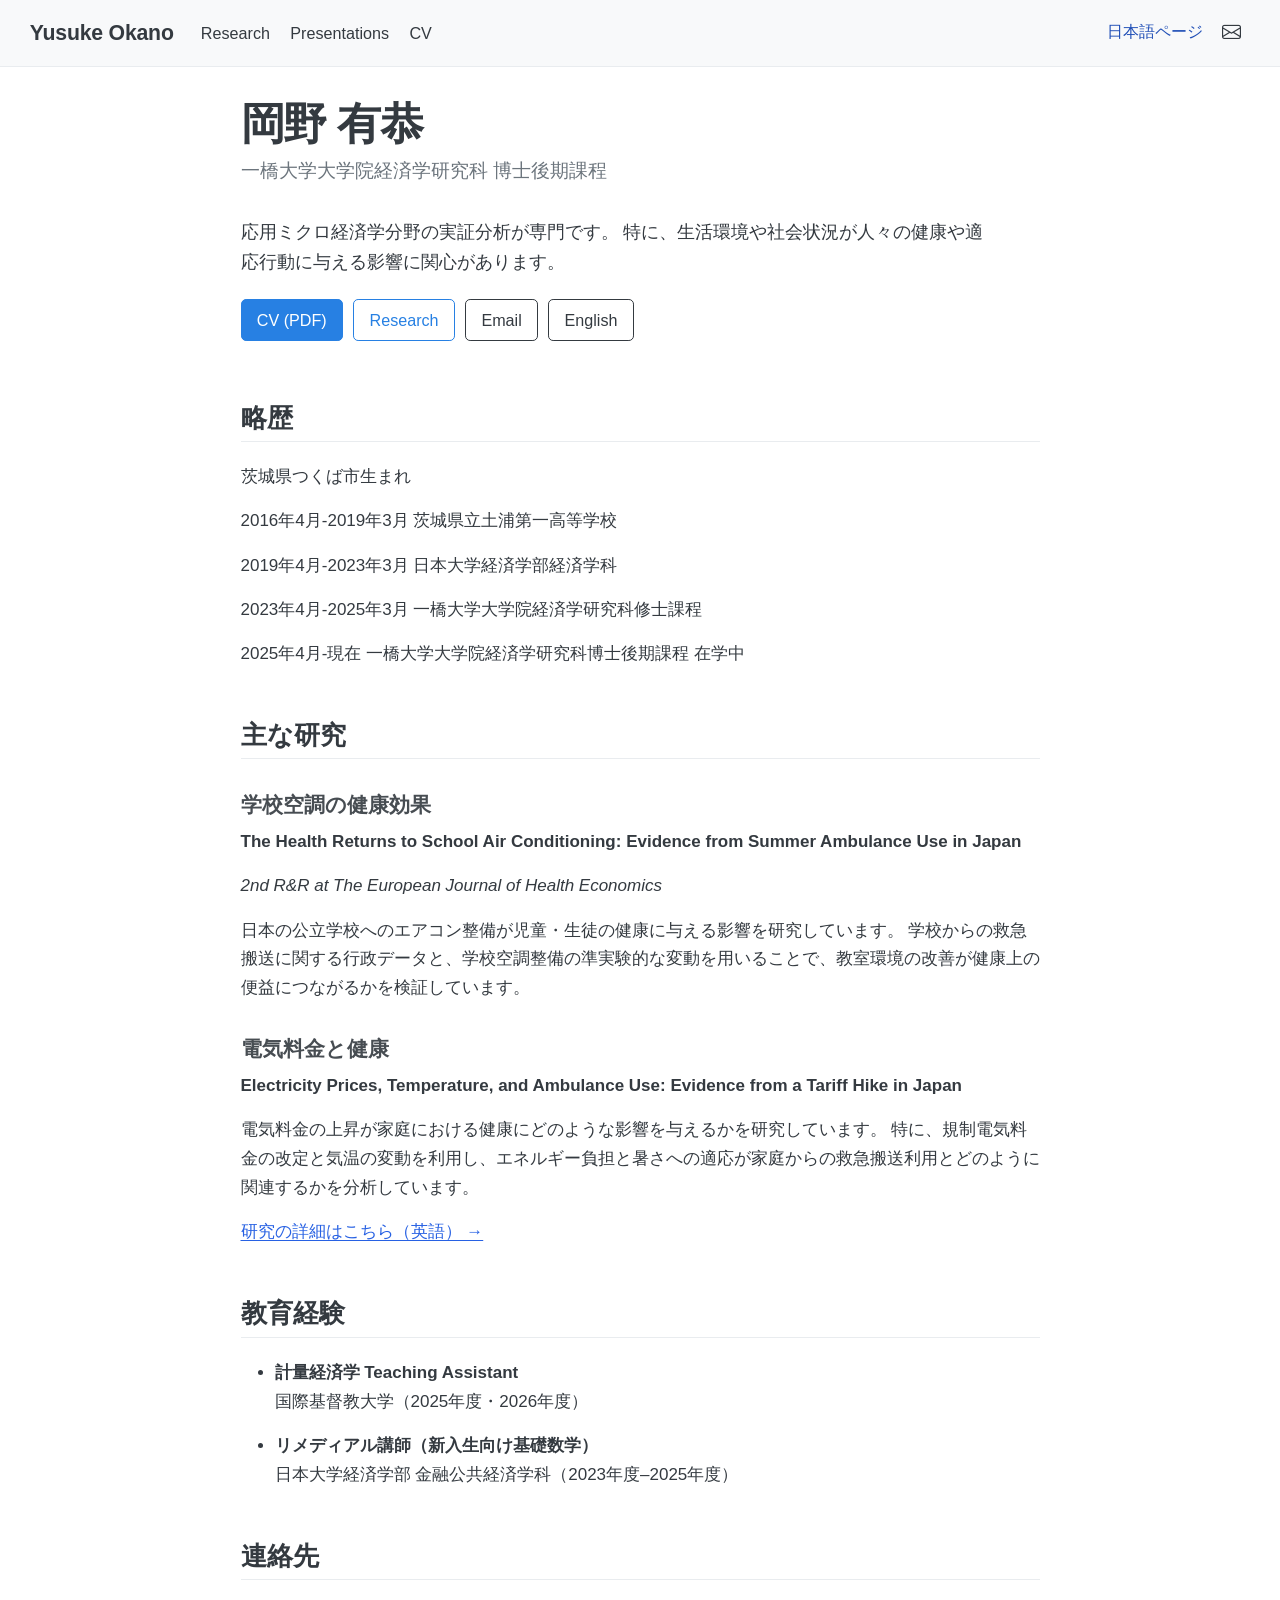
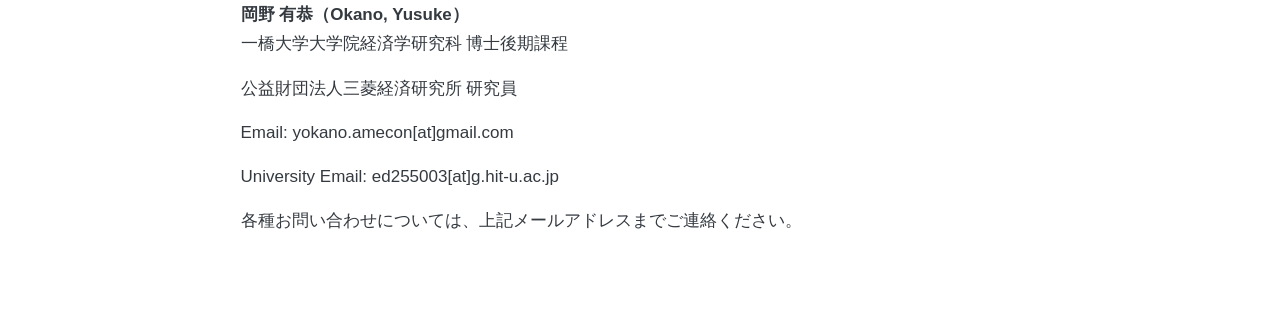
<file: index-ja.html>
<!DOCTYPE html>
<html xmlns="http://www.w3.org/1999/xhtml" lang="ja" xml:lang="ja"><head>

<meta charset="utf-8">
<meta name="generator" content="quarto-1.9.38">

<meta name="viewport" content="width=device-width, initial-scale=1.0, user-scalable=yes">


<title>岡野 有恭 – Yusuke Okano</title>
<style>
/* Default styles provided by pandoc.
** See https://pandoc.org/MANUAL.html#variables-for-html for config info.
*/
code{white-space: pre-wrap;}
span.smallcaps{font-variant: small-caps;}
div.columns{display: flex; gap: min(4vw, 1.5em);}
div.column{flex: auto; overflow-x: auto;}
div.hanging-indent{margin-left: 1.5em; text-indent: -1.5em;}
ul.task-list{list-style: none;}
ul.task-list li input[type="checkbox"] {
  width: 0.8em;
  margin: 0 0.8em 0.2em -1em; /* quarto-specific, see https://github.com/quarto-dev/quarto-cli/issues/4556 */ 
  vertical-align: middle;
}
</style>


<script src="site_libs/quarto-nav/quarto-nav.js"></script>
<script src="site_libs/quarto-nav/headroom.min.js"></script>
<script src="site_libs/clipboard/clipboard.min.js"></script>
<script src="site_libs/quarto-html/quarto.js" type="module"></script>
<script src="site_libs/quarto-html/tabsets/tabsets.js" type="module"></script>
<script src="site_libs/quarto-html/popper.min.js"></script>
<script src="site_libs/quarto-html/tippy.umd.min.js"></script>
<script src="site_libs/quarto-html/anchor.min.js"></script>
<link href="site_libs/quarto-html/tippy.css" rel="stylesheet">
<link href="site_libs/quarto-html/quarto-syntax-highlighting-15634bcf2e68342d4ad2dfa704d543f6.css" rel="stylesheet" id="quarto-text-highlighting-styles">
<script src="site_libs/bootstrap/bootstrap.min.js"></script>
<link href="site_libs/bootstrap/bootstrap-icons.css" rel="stylesheet">
<link href="site_libs/bootstrap/bootstrap-ec99a8efe510844151b90c0472fa725a.min.css" rel="stylesheet" append-hash="true" id="quarto-bootstrap" data-mode="light">
<script id="quarto-search-options" type="application/json">{
  "language": {
    "search-no-results-text": "一致なし",
    "search-matching-documents-text": "一致した文書",
    "search-copy-link-title": "検索へのリンクをコピー",
    "search-hide-matches-text": "追加の検索結果を非表示",
    "search-more-match-text": "追加の検索結果",
    "search-more-matches-text": "追加の検索結果",
    "search-clear-button-title": "消去",
    "search-text-placeholder": "",
    "search-detached-cancel-button-title": "取消",
    "search-submit-button-title": "検索",
    "search-label": "サーチ"
  }
}</script>


<link rel="stylesheet" href="styles.css">
<meta property="og:title" content="岡野 有恭 – Yusuke Okano">
<meta property="og:description" content="一橋大学大学院経済学研究科 博士後期課程">
<meta property="og:site_name" content="Yusuke Okano">
</head>

<body class="nav-fixed fullcontent quarto-light">

<div id="quarto-search-results"></div>
  <header id="quarto-header" class="headroom fixed-top">
    <nav class="navbar navbar-expand-lg " data-bs-theme="dark">
      <div class="navbar-container container-fluid">
      <div class="navbar-brand-container mx-auto">
    <a class="navbar-brand" href="./index.html">
    <span class="navbar-title">Yusuke Okano</span>
    </a>
  </div>
          <button class="navbar-toggler" type="button" data-bs-toggle="collapse" data-bs-target="#navbarCollapse" aria-controls="navbarCollapse" role="menu" aria-expanded="false" aria-label="ナビゲーションを切り替える" onclick="if (window.quartoToggleHeadroom) { window.quartoToggleHeadroom(); }">
  <span class="navbar-toggler-icon"></span>
</button>
          <div class="collapse navbar-collapse" id="navbarCollapse">
            <ul class="navbar-nav navbar-nav-scroll me-auto">
  <li class="nav-item">
    <a class="nav-link" href="./research.html"> 
<span class="menu-text">Research</span></a>
  </li>  
  <li class="nav-item">
    <a class="nav-link" href="./presentations.html"> 
<span class="menu-text">Presentations</span></a>
  </li>  
  <li class="nav-item">
    <a class="nav-link" href="./files/CV_Yusuke_Okano.pdf"> 
<span class="menu-text">CV</span></a>
  </li>  
</ul>
            <ul class="navbar-nav navbar-nav-scroll ms-auto">
  <li class="nav-item">
    <a class="nav-link active" href="./index-ja.html" aria-current="page"> 
<span class="menu-text">日本語ページ</span></a>
  </li>  
  <li class="nav-item compact">
    <a class="nav-link" href="mailto:yokano.amecon@gmail.com"> <i class="bi bi-envelope" role="img">
</i> 
<span class="menu-text"></span></a>
  </li>  
</ul>
          </div> <!-- /navcollapse -->
            <div class="quarto-navbar-tools">
</div>
      </div> <!-- /container-fluid -->
    </nav>
</header>
<!-- content -->
<div id="quarto-content" class="quarto-container page-columns page-rows-contents page-layout-article page-navbar">
<!-- sidebar -->
<!-- margin-sidebar -->
    
<!-- main -->
<main class="content" id="quarto-document-content">

<header id="title-block-header" class="quarto-title-block default">
<div class="quarto-title">
<h1 class="title">岡野 有恭</h1>
<p class="subtitle lead">一橋大学大学院経済学研究科 博士後期課程</p>
</div>



<div class="quarto-title-meta">

    
  
    
  </div>
  


</header>


<div class="home-intro">
<p>応用ミクロ経済学分野の実証分析が専門です。 特に、生活環境や社会状況が人々の健康や適応行動に与える影響に関心があります。</p>
</div>
<div class="home-links">
<p><a href="files/CV_Yusuke_Okano.pdf" class="btn btn-primary">CV (PDF)</a></p>
<p><a href="./research.html" class="btn btn-outline-primary">Research</a></p>
<p><a href="mailto:yokano.amecon@gmail.com" class="btn btn-outline-secondary">Email</a></p>
<p><a href="./index.html" class="btn btn-outline-secondary">English</a></p>
</div>
<section id="略歴" class="level2">
<h2 class="anchored" data-anchor-id="略歴">略歴</h2>
<p>茨城県つくば市生まれ</p>
<p>2016年4月-2019年3月 茨城県立土浦第一高等学校</p>
<p>2019年4月-2023年3月 日本大学経済学部経済学科</p>
<p>2023年4月-2025年3月 一橋大学大学院経済学研究科修士課程</p>
<p>2025年4月-現在 一橋大学大学院経済学研究科博士後期課程 在学中</p>
</section>
<section id="主な研究" class="level2">
<h2 class="anchored" data-anchor-id="主な研究">主な研究</h2>
<section id="学校空調の健康効果" class="level3">
<h3 class="anchored" data-anchor-id="学校空調の健康効果">学校空調の健康効果</h3>
<p><strong>The Health Returns to School Air Conditioning: Evidence from Summer Ambulance Use in Japan</strong></p>
<p><em>2nd R&amp;R at The European Journal of Health Economics</em></p>
<p>日本の公立学校へのエアコン整備が児童・生徒の健康に与える影響を研究しています。 学校からの救急搬送に関する行政データと、学校空調整備の準実験的な変動を用いることで、教室環境の改善が健康上の便益につながるかを検証しています。</p>
</section>
<section id="電気料金と健康" class="level3">
<h3 class="anchored" data-anchor-id="電気料金と健康">電気料金と健康</h3>
<p><strong>Electricity Prices, Temperature, and Ambulance Use: Evidence from a Tariff Hike in Japan</strong></p>
<p>電気料金の上昇が家庭における健康にどのような影響を与えるかを研究しています。 特に、規制電気料金の改定と気温の変動を利用し、エネルギー負担と暑さへの適応が家庭からの救急搬送利用とどのように関連するかを分析しています。</p>
<p><a href="./research.html">研究の詳細はこちら（英語） →</a></p>
</section>
</section>
<section id="教育経験" class="level2">
<h2 class="anchored" data-anchor-id="教育経験">教育経験</h2>
<ul>
<li><p><strong>計量経済学 Teaching Assistant</strong><br>
国際基督教大学（2025年度・2026年度）</p></li>
<li><p><strong>リメディアル講師（新入生向け基礎数学）</strong><br>
日本大学経済学部 金融公共経済学科（2023年度–2025年度）</p></li>
</ul>
</section>
<section id="連絡先" class="level2">
<h2 class="anchored" data-anchor-id="連絡先">連絡先</h2>
<p><strong>岡野 有恭（Okano, Yusuke）</strong><br>
一橋大学大学院経済学研究科 博士後期課程</p>
<p>公益財団法人三菱経済研究所 研究員</p>
<p>Email: yokano.amecon[at]gmail.com</p>
<p>University Email: ed255003[at]g.hit-u.ac.jp</p>
<p>各種お問い合わせについては、上記メールアドレスまでご連絡ください。</p>


</section>

</main> <!-- /main -->
<script id="quarto-html-after-body" type="application/javascript">
  window.document.addEventListener("DOMContentLoaded", function (event) {
    const icon = "";
    const anchorJS = new window.AnchorJS();
    anchorJS.options = {
      placement: 'right',
      icon: icon
    };
    anchorJS.add('.anchored');
    const isCodeAnnotation = (el) => {
      for (const clz of el.classList) {
        if (clz.startsWith('code-annotation-')) {                     
          return true;
        }
      }
      return false;
    }
    const onCopySuccess = function(e) {
      // button target
      const button = e.trigger;
      // don't keep focus
      button.blur();
      // flash "checked"
      button.classList.add('code-copy-button-checked');
      var currentTitle = button.getAttribute("title");
      button.setAttribute("title", "コピーしました");
      let tooltip;
      if (window.bootstrap) {
        button.setAttribute("data-bs-toggle", "tooltip");
        button.setAttribute("data-bs-placement", "left");
        button.setAttribute("data-bs-title", "コピーしました");
        tooltip = new bootstrap.Tooltip(button, 
          { trigger: "manual", 
            customClass: "code-copy-button-tooltip",
            offset: [0, -8]});
        tooltip.show();    
      }
      setTimeout(function() {
        if (tooltip) {
          tooltip.hide();
          button.removeAttribute("data-bs-title");
          button.removeAttribute("data-bs-toggle");
          button.removeAttribute("data-bs-placement");
        }
        button.setAttribute("title", currentTitle);
        button.classList.remove('code-copy-button-checked');
      }, 1000);
      // clear code selection
      e.clearSelection();
    }
    const getTextToCopy = function(trigger) {
      const outerScaffold = trigger.parentElement.cloneNode(true);
      const codeEl = outerScaffold.querySelector('code');
      for (const childEl of codeEl.children) {
        if (isCodeAnnotation(childEl)) {
          childEl.remove();
        }
      }
      return codeEl.innerText;
    }
    const clipboard = new window.ClipboardJS('.code-copy-button:not([data-in-quarto-modal])', {
      text: getTextToCopy
    });
    clipboard.on('success', onCopySuccess);
    if (window.document.getElementById('quarto-embedded-source-code-modal')) {
      const clipboardModal = new window.ClipboardJS('.code-copy-button[data-in-quarto-modal]', {
        text: getTextToCopy,
        container: window.document.getElementById('quarto-embedded-source-code-modal')
      });
      clipboardModal.on('success', onCopySuccess);
    }
      var localhostRegex = new RegExp(/^(?:http|https):\/\/localhost\:?[0-9]*\//);
      var mailtoRegex = new RegExp(/^mailto:/);
        var filterRegex = new RegExp("https:\/\/yusuke-okano\.github\.io\/");
      var isInternal = (href) => {
          return filterRegex.test(href) || localhostRegex.test(href) || mailtoRegex.test(href);
      }
      // Inspect non-navigation links and adorn them if external
     var links = window.document.querySelectorAll('a[href]:not(.nav-link):not(.navbar-brand):not(.toc-action):not(.sidebar-link):not(.sidebar-item-toggle):not(.pagination-link):not(.no-external):not([aria-hidden]):not(.dropdown-item):not(.quarto-navigation-tool):not(.about-link)');
      for (var i=0; i<links.length; i++) {
        const link = links[i];
        if (!isInternal(link.href)) {
          // undo the damage that might have been done by quarto-nav.js in the case of
          // links that we want to consider external
          if (link.dataset.originalHref !== undefined) {
            link.href = link.dataset.originalHref;
          }
        }
      }
    function tippyHover(el, contentFn, onTriggerFn, onUntriggerFn) {
      const config = {
        allowHTML: true,
        maxWidth: 500,
        delay: 100,
        arrow: false,
        appendTo: function(el) {
            return el.parentElement;
        },
        interactive: true,
        interactiveBorder: 10,
        theme: 'quarto',
        placement: 'bottom-start',
      };
      if (contentFn) {
        config.content = contentFn;
      }
      if (onTriggerFn) {
        config.onTrigger = onTriggerFn;
      }
      if (onUntriggerFn) {
        config.onUntrigger = onUntriggerFn;
      }
      window.tippy(el, config); 
    }
    const noterefs = window.document.querySelectorAll('a[role="doc-noteref"]');
    for (var i=0; i<noterefs.length; i++) {
      const ref = noterefs[i];
      tippyHover(ref, function() {
        // use id or data attribute instead here
        let href = ref.getAttribute('data-footnote-href') || ref.getAttribute('href');
        try { href = new URL(href).hash; } catch {}
        const id = href.replace(/^#\/?/, "");
        const note = window.document.getElementById(id);
        if (note) {
          return note.innerHTML;
        } else {
          return "";
        }
      });
    }
    const xrefs = window.document.querySelectorAll('a.quarto-xref');
    const processXRef = (id, note) => {
      // Strip column container classes
      const stripColumnClz = (el) => {
        el.classList.remove("page-full", "page-columns");
        if (el.children) {
          for (const child of el.children) {
            stripColumnClz(child);
          }
        }
      }
      stripColumnClz(note)
      if (id === null || id.startsWith('sec-')) {
        // Special case sections, only their first couple elements
        const container = document.createElement("div");
        if (note.children && note.children.length > 2) {
          container.appendChild(note.children[0].cloneNode(true));
          for (let i = 1; i < note.children.length; i++) {
            const child = note.children[i];
            if (child.tagName === "P" && child.innerText === "") {
              continue;
            } else {
              container.appendChild(child.cloneNode(true));
              break;
            }
          }
          if (window.Quarto?.typesetMath) {
            window.Quarto.typesetMath(container);
          }
          return container.innerHTML
        } else {
          if (window.Quarto?.typesetMath) {
            window.Quarto.typesetMath(note);
          }
          return note.innerHTML;
        }
      } else {
        // Remove any anchor links if they are present
        const anchorLink = note.querySelector('a.anchorjs-link');
        if (anchorLink) {
          anchorLink.remove();
        }
        if (window.Quarto?.typesetMath) {
          window.Quarto.typesetMath(note);
        }
        if (note.classList.contains("callout")) {
          return note.outerHTML;
        } else {
          return note.innerHTML;
        }
      }
    }
    for (var i=0; i<xrefs.length; i++) {
      const xref = xrefs[i];
      tippyHover(xref, undefined, function(instance) {
        instance.disable();
        let url = xref.getAttribute('href');
        let hash = undefined; 
        if (url.startsWith('#')) {
          hash = url;
        } else {
          try { hash = new URL(url).hash; } catch {}
        }
        if (hash) {
          const id = hash.replace(/^#\/?/, "");
          const note = window.document.getElementById(id);
          if (note !== null) {
            try {
              const html = processXRef(id, note.cloneNode(true));
              instance.setContent(html);
            } finally {
              instance.enable();
              instance.show();
            }
          } else {
            // See if we can fetch this
            fetch(url.split('#')[0])
            .then(res => res.text())
            .then(html => {
              const parser = new DOMParser();
              const htmlDoc = parser.parseFromString(html, "text/html");
              const note = htmlDoc.getElementById(id);
              if (note !== null) {
                const html = processXRef(id, note);
                instance.setContent(html);
              } 
            }).finally(() => {
              instance.enable();
              instance.show();
            });
          }
        } else {
          // See if we can fetch a full url (with no hash to target)
          // This is a special case and we should probably do some content thinning / targeting
          fetch(url)
          .then(res => res.text())
          .then(html => {
            const parser = new DOMParser();
            const htmlDoc = parser.parseFromString(html, "text/html");
            const note = htmlDoc.querySelector('main.content');
            if (note !== null) {
              // This should only happen for chapter cross references
              // (since there is no id in the URL)
              // remove the first header
              if (note.children.length > 0 && note.children[0].tagName === "HEADER") {
                note.children[0].remove();
              }
              const html = processXRef(null, note);
              instance.setContent(html);
            } 
          }).finally(() => {
            instance.enable();
            instance.show();
          });
        }
      }, function(instance) {
      });
    }
        let selectedAnnoteEl;
        const selectorForAnnotation = ( cell, annotation) => {
          let cellAttr = 'data-code-cell="' + cell + '"';
          let lineAttr = 'data-code-annotation="' +  annotation + '"';
          const selector = 'span[' + cellAttr + '][' + lineAttr + ']';
          return selector;
        }
        const selectCodeLines = (annoteEl) => {
          const doc = window.document;
          const targetCell = annoteEl.getAttribute("data-target-cell");
          const targetAnnotation = annoteEl.getAttribute("data-target-annotation");
          const annoteSpan = window.document.querySelector(selectorForAnnotation(targetCell, targetAnnotation));
          const lines = annoteSpan.getAttribute("data-code-lines").split(",");
          const lineIds = lines.map((line) => {
            return targetCell + "-" + line;
          })
          let top = null;
          let height = null;
          let parent = null;
          if (lineIds.length > 0) {
              //compute the position of the single el (top and bottom and make a div)
              const el = window.document.getElementById(lineIds[0]);
              top = el.offsetTop;
              height = el.offsetHeight;
              parent = el.parentElement.parentElement;
            if (lineIds.length > 1) {
              const lastEl = window.document.getElementById(lineIds[lineIds.length - 1]);
              const bottom = lastEl.offsetTop + lastEl.offsetHeight;
              height = bottom - top;
            }
            if (top !== null && height !== null && parent !== null) {
              // cook up a div (if necessary) and position it 
              let div = window.document.getElementById("code-annotation-line-highlight");
              if (div === null) {
                div = window.document.createElement("div");
                div.setAttribute("id", "code-annotation-line-highlight");
                div.style.position = 'absolute';
                parent.appendChild(div);
              }
              div.style.top = top - 2 + "px";
              div.style.height = height + 4 + "px";
              div.style.left = 0;
              let gutterDiv = window.document.getElementById("code-annotation-line-highlight-gutter");
              if (gutterDiv === null) {
                gutterDiv = window.document.createElement("div");
                gutterDiv.setAttribute("id", "code-annotation-line-highlight-gutter");
                gutterDiv.style.position = 'absolute';
                const codeCell = window.document.getElementById(targetCell);
                const gutter = codeCell.querySelector('.code-annotation-gutter');
                gutter.appendChild(gutterDiv);
              }
              gutterDiv.style.top = top - 2 + "px";
              gutterDiv.style.height = height + 4 + "px";
            }
            selectedAnnoteEl = annoteEl;
          }
        };
        const unselectCodeLines = () => {
          const elementsIds = ["code-annotation-line-highlight", "code-annotation-line-highlight-gutter"];
          elementsIds.forEach((elId) => {
            const div = window.document.getElementById(elId);
            if (div) {
              div.remove();
            }
          });
          selectedAnnoteEl = undefined;
        };
          // Handle positioning of the toggle
      window.addEventListener(
        "resize",
        throttle(() => {
          elRect = undefined;
          if (selectedAnnoteEl) {
            selectCodeLines(selectedAnnoteEl);
          }
        }, 10)
      );
      function throttle(fn, ms) {
      let throttle = false;
      let timer;
        return (...args) => {
          if(!throttle) { // first call gets through
              fn.apply(this, args);
              throttle = true;
          } else { // all the others get throttled
              if(timer) clearTimeout(timer); // cancel #2
              timer = setTimeout(() => {
                fn.apply(this, args);
                timer = throttle = false;
              }, ms);
          }
        };
      }
        // Attach click handler to the DT
        const annoteDls = window.document.querySelectorAll('dt[data-target-cell]');
        for (const annoteDlNode of annoteDls) {
          annoteDlNode.addEventListener('click', (event) => {
            const clickedEl = event.target;
            if (clickedEl !== selectedAnnoteEl) {
              unselectCodeLines();
              const activeEl = window.document.querySelector('dt[data-target-cell].code-annotation-active');
              if (activeEl) {
                activeEl.classList.remove('code-annotation-active');
              }
              selectCodeLines(clickedEl);
              clickedEl.classList.add('code-annotation-active');
            } else {
              // Unselect the line
              unselectCodeLines();
              clickedEl.classList.remove('code-annotation-active');
            }
          });
        }
    const findCites = (el) => {
      const parentEl = el.parentElement;
      if (parentEl) {
        const cites = parentEl.dataset.cites;
        if (cites) {
          return {
            el,
            cites: cites.split(' ')
          };
        } else {
          return findCites(el.parentElement)
        }
      } else {
        return undefined;
      }
    };
    var bibliorefs = window.document.querySelectorAll('a[role="doc-biblioref"]');
    for (var i=0; i<bibliorefs.length; i++) {
      const ref = bibliorefs[i];
      const citeInfo = findCites(ref);
      if (citeInfo) {
        tippyHover(citeInfo.el, function() {
          var popup = window.document.createElement('div');
          citeInfo.cites.forEach(function(cite) {
            var citeDiv = window.document.createElement('div');
            citeDiv.classList.add('hanging-indent');
            citeDiv.classList.add('csl-entry');
            var biblioDiv = window.document.getElementById('ref-' + cite);
            if (biblioDiv) {
              citeDiv.innerHTML = biblioDiv.innerHTML;
            }
            popup.appendChild(citeDiv);
          });
          return popup.innerHTML;
        });
      }
    }
  });
  </script>
</div> <!-- /content -->




</body></html>
</file>
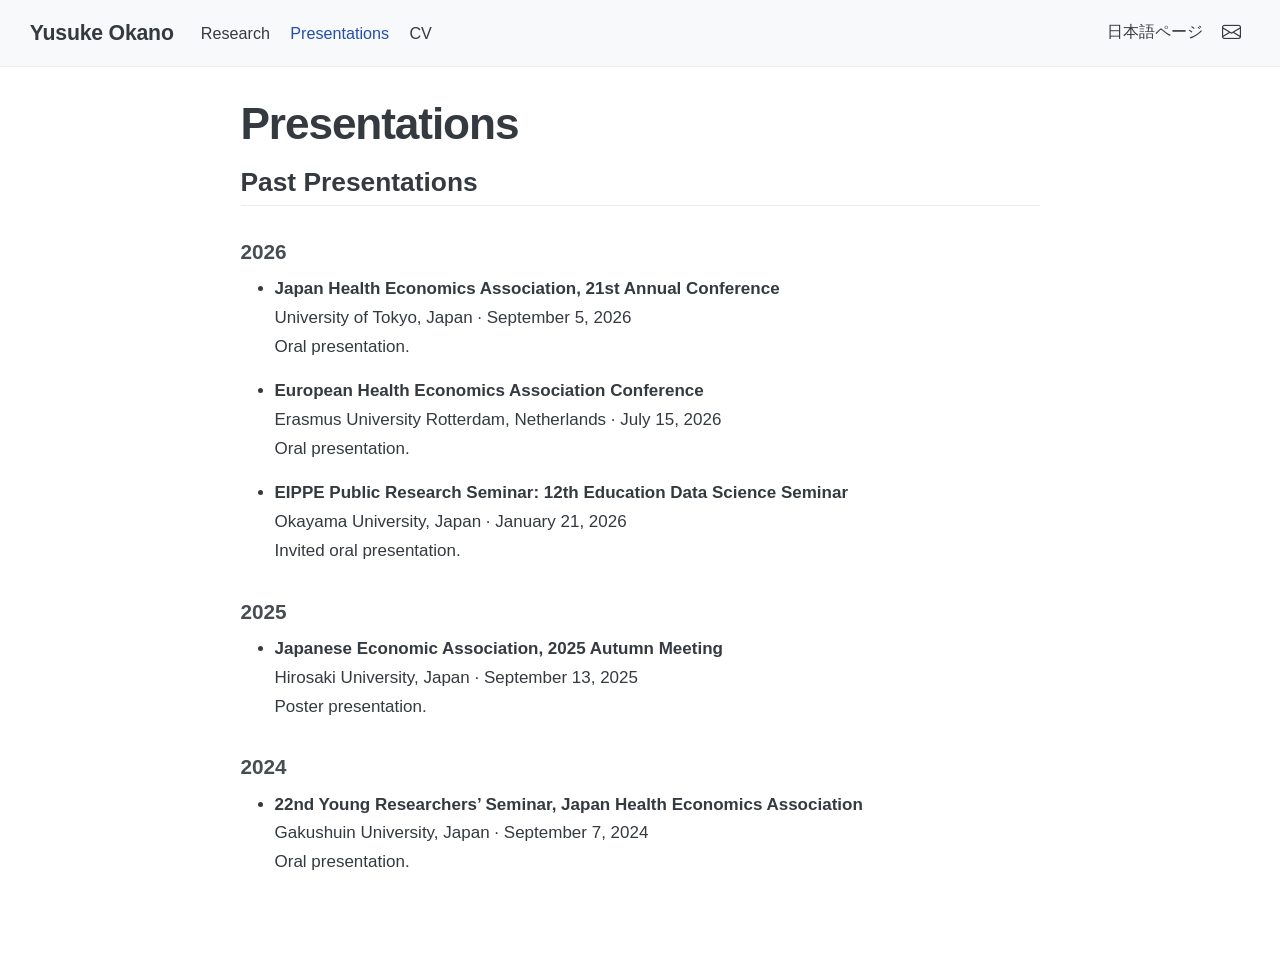
<file: presentations.html>
<!DOCTYPE html>
<html xmlns="http://www.w3.org/1999/xhtml" lang="en" xml:lang="en"><head>

<meta charset="utf-8">
<meta name="generator" content="quarto-1.9.38">

<meta name="viewport" content="width=device-width, initial-scale=1.0, user-scalable=yes">


<title>Presentations – Yusuke Okano</title>
<style>
/* Default styles provided by pandoc.
** See https://pandoc.org/MANUAL.html#variables-for-html for config info.
*/
code{white-space: pre-wrap;}
span.smallcaps{font-variant: small-caps;}
div.columns{display: flex; gap: min(4vw, 1.5em);}
div.column{flex: auto; overflow-x: auto;}
div.hanging-indent{margin-left: 1.5em; text-indent: -1.5em;}
ul.task-list{list-style: none;}
ul.task-list li input[type="checkbox"] {
  width: 0.8em;
  margin: 0 0.8em 0.2em -1em; /* quarto-specific, see https://github.com/quarto-dev/quarto-cli/issues/4556 */ 
  vertical-align: middle;
}
</style>


<script src="site_libs/quarto-nav/quarto-nav.js"></script>
<script src="site_libs/quarto-nav/headroom.min.js"></script>
<script src="site_libs/clipboard/clipboard.min.js"></script>
<script src="site_libs/quarto-html/quarto.js" type="module"></script>
<script src="site_libs/quarto-html/tabsets/tabsets.js" type="module"></script>
<script src="site_libs/quarto-html/popper.min.js"></script>
<script src="site_libs/quarto-html/tippy.umd.min.js"></script>
<script src="site_libs/quarto-html/anchor.min.js"></script>
<link href="site_libs/quarto-html/tippy.css" rel="stylesheet">
<link href="site_libs/quarto-html/quarto-syntax-highlighting-15634bcf2e68342d4ad2dfa704d543f6.css" rel="stylesheet" id="quarto-text-highlighting-styles">
<script src="site_libs/bootstrap/bootstrap.min.js"></script>
<link href="site_libs/bootstrap/bootstrap-icons.css" rel="stylesheet">
<link href="site_libs/bootstrap/bootstrap-ec99a8efe510844151b90c0472fa725a.min.css" rel="stylesheet" append-hash="true" id="quarto-bootstrap" data-mode="light">
<script id="quarto-search-options" type="application/json">{
  "language": {
    "search-no-results-text": "No results",
    "search-matching-documents-text": "matching documents",
    "search-copy-link-title": "Copy link to search",
    "search-hide-matches-text": "Hide additional matches",
    "search-more-match-text": "more match in this document",
    "search-more-matches-text": "more matches in this document",
    "search-clear-button-title": "Clear",
    "search-text-placeholder": "",
    "search-detached-cancel-button-title": "Cancel",
    "search-submit-button-title": "Submit",
    "search-label": "Search"
  }
}</script>


<link rel="stylesheet" href="styles.css">
<meta property="og:title" content="Presentations – Yusuke Okano">
<meta property="og:site_name" content="Yusuke Okano">
</head>

<body class="nav-fixed fullcontent quarto-light">

<div id="quarto-search-results"></div>
  <header id="quarto-header" class="headroom fixed-top">
    <nav class="navbar navbar-expand-lg " data-bs-theme="dark">
      <div class="navbar-container container-fluid">
      <div class="navbar-brand-container mx-auto">
    <a class="navbar-brand" href="./index.html">
    <span class="navbar-title">Yusuke Okano</span>
    </a>
  </div>
          <button class="navbar-toggler" type="button" data-bs-toggle="collapse" data-bs-target="#navbarCollapse" aria-controls="navbarCollapse" role="menu" aria-expanded="false" aria-label="Toggle navigation" onclick="if (window.quartoToggleHeadroom) { window.quartoToggleHeadroom(); }">
  <span class="navbar-toggler-icon"></span>
</button>
          <div class="collapse navbar-collapse" id="navbarCollapse">
            <ul class="navbar-nav navbar-nav-scroll me-auto">
  <li class="nav-item">
    <a class="nav-link" href="./research.html"> 
<span class="menu-text">Research</span></a>
  </li>  
  <li class="nav-item">
    <a class="nav-link active" href="./presentations.html" aria-current="page"> 
<span class="menu-text">Presentations</span></a>
  </li>  
  <li class="nav-item">
    <a class="nav-link" href="./files/CV_Yusuke_Okano.pdf"> 
<span class="menu-text">CV</span></a>
  </li>  
</ul>
            <ul class="navbar-nav navbar-nav-scroll ms-auto">
  <li class="nav-item">
    <a class="nav-link" href="./index-ja.html"> 
<span class="menu-text">日本語ページ</span></a>
  </li>  
  <li class="nav-item compact">
    <a class="nav-link" href="mailto:yokano.amecon@gmail.com"> <i class="bi bi-envelope" role="img">
</i> 
<span class="menu-text"></span></a>
  </li>  
</ul>
          </div> <!-- /navcollapse -->
            <div class="quarto-navbar-tools">
</div>
      </div> <!-- /container-fluid -->
    </nav>
</header>
<!-- content -->
<div id="quarto-content" class="quarto-container page-columns page-rows-contents page-layout-article page-navbar">
<!-- sidebar -->
<!-- margin-sidebar -->
    
<!-- main -->
<main class="content" id="quarto-document-content">

<header id="title-block-header" class="quarto-title-block default">
<div class="quarto-title">
<h1 class="title">Presentations</h1>
</div>



<div class="quarto-title-meta">

    
  
    
  </div>
  


</header>


<!-- ## Upcoming Presentations -->
<!-- ### 2026 -->
<section id="past-presentations" class="level2">
<h2 class="anchored" data-anchor-id="past-presentations">Past Presentations</h2>
<section id="section" class="level3">
<h3 class="anchored" data-anchor-id="section">2026</h3>
<ul>
<li><p><strong>Japan Health Economics Association, 21st Annual Conference</strong><br>
University of Tokyo, Japan · September 5, 2026<br>
Oral presentation.</p></li>
<li><p><strong>European Health Economics Association Conference</strong><br>
Erasmus University Rotterdam, Netherlands · July 15, 2026<br>
Oral presentation.</p></li>
<li><p><strong>EIPPE Public Research Seminar: 12th Education Data Science Seminar</strong><br>
Okayama University, Japan · January 21, 2026<br>
Invited oral presentation.</p></li>
</ul>
</section>
<section id="section-1" class="level3">
<h3 class="anchored" data-anchor-id="section-1">2025</h3>
<ul>
<li><strong>Japanese Economic Association, 2025 Autumn Meeting</strong><br>
Hirosaki University, Japan · September 13, 2025<br>
Poster presentation.</li>
</ul>
</section>
<section id="section-2" class="level3">
<h3 class="anchored" data-anchor-id="section-2">2024</h3>
<ul>
<li><strong>22nd Young Researchers’ Seminar, Japan Health Economics Association</strong><br>
Gakushuin University, Japan · September 7, 2024<br>
Oral presentation.</li>
</ul>


</section>
</section>

</main> <!-- /main -->
<script id="quarto-html-after-body" type="application/javascript">
  window.document.addEventListener("DOMContentLoaded", function (event) {
    const icon = "";
    const anchorJS = new window.AnchorJS();
    anchorJS.options = {
      placement: 'right',
      icon: icon
    };
    anchorJS.add('.anchored');
    const isCodeAnnotation = (el) => {
      for (const clz of el.classList) {
        if (clz.startsWith('code-annotation-')) {                     
          return true;
        }
      }
      return false;
    }
    const onCopySuccess = function(e) {
      // button target
      const button = e.trigger;
      // don't keep focus
      button.blur();
      // flash "checked"
      button.classList.add('code-copy-button-checked');
      var currentTitle = button.getAttribute("title");
      button.setAttribute("title", "Copied!");
      let tooltip;
      if (window.bootstrap) {
        button.setAttribute("data-bs-toggle", "tooltip");
        button.setAttribute("data-bs-placement", "left");
        button.setAttribute("data-bs-title", "Copied!");
        tooltip = new bootstrap.Tooltip(button, 
          { trigger: "manual", 
            customClass: "code-copy-button-tooltip",
            offset: [0, -8]});
        tooltip.show();    
      }
      setTimeout(function() {
        if (tooltip) {
          tooltip.hide();
          button.removeAttribute("data-bs-title");
          button.removeAttribute("data-bs-toggle");
          button.removeAttribute("data-bs-placement");
        }
        button.setAttribute("title", currentTitle);
        button.classList.remove('code-copy-button-checked');
      }, 1000);
      // clear code selection
      e.clearSelection();
    }
    const getTextToCopy = function(trigger) {
      const outerScaffold = trigger.parentElement.cloneNode(true);
      const codeEl = outerScaffold.querySelector('code');
      for (const childEl of codeEl.children) {
        if (isCodeAnnotation(childEl)) {
          childEl.remove();
        }
      }
      return codeEl.innerText;
    }
    const clipboard = new window.ClipboardJS('.code-copy-button:not([data-in-quarto-modal])', {
      text: getTextToCopy
    });
    clipboard.on('success', onCopySuccess);
    if (window.document.getElementById('quarto-embedded-source-code-modal')) {
      const clipboardModal = new window.ClipboardJS('.code-copy-button[data-in-quarto-modal]', {
        text: getTextToCopy,
        container: window.document.getElementById('quarto-embedded-source-code-modal')
      });
      clipboardModal.on('success', onCopySuccess);
    }
      var localhostRegex = new RegExp(/^(?:http|https):\/\/localhost\:?[0-9]*\//);
      var mailtoRegex = new RegExp(/^mailto:/);
        var filterRegex = new RegExp("https:\/\/yusuke-okano\.github\.io\/");
      var isInternal = (href) => {
          return filterRegex.test(href) || localhostRegex.test(href) || mailtoRegex.test(href);
      }
      // Inspect non-navigation links and adorn them if external
     var links = window.document.querySelectorAll('a[href]:not(.nav-link):not(.navbar-brand):not(.toc-action):not(.sidebar-link):not(.sidebar-item-toggle):not(.pagination-link):not(.no-external):not([aria-hidden]):not(.dropdown-item):not(.quarto-navigation-tool):not(.about-link)');
      for (var i=0; i<links.length; i++) {
        const link = links[i];
        if (!isInternal(link.href)) {
          // undo the damage that might have been done by quarto-nav.js in the case of
          // links that we want to consider external
          if (link.dataset.originalHref !== undefined) {
            link.href = link.dataset.originalHref;
          }
        }
      }
    function tippyHover(el, contentFn, onTriggerFn, onUntriggerFn) {
      const config = {
        allowHTML: true,
        maxWidth: 500,
        delay: 100,
        arrow: false,
        appendTo: function(el) {
            return el.parentElement;
        },
        interactive: true,
        interactiveBorder: 10,
        theme: 'quarto',
        placement: 'bottom-start',
      };
      if (contentFn) {
        config.content = contentFn;
      }
      if (onTriggerFn) {
        config.onTrigger = onTriggerFn;
      }
      if (onUntriggerFn) {
        config.onUntrigger = onUntriggerFn;
      }
      window.tippy(el, config); 
    }
    const noterefs = window.document.querySelectorAll('a[role="doc-noteref"]');
    for (var i=0; i<noterefs.length; i++) {
      const ref = noterefs[i];
      tippyHover(ref, function() {
        // use id or data attribute instead here
        let href = ref.getAttribute('data-footnote-href') || ref.getAttribute('href');
        try { href = new URL(href).hash; } catch {}
        const id = href.replace(/^#\/?/, "");
        const note = window.document.getElementById(id);
        if (note) {
          return note.innerHTML;
        } else {
          return "";
        }
      });
    }
    const xrefs = window.document.querySelectorAll('a.quarto-xref');
    const processXRef = (id, note) => {
      // Strip column container classes
      const stripColumnClz = (el) => {
        el.classList.remove("page-full", "page-columns");
        if (el.children) {
          for (const child of el.children) {
            stripColumnClz(child);
          }
        }
      }
      stripColumnClz(note)
      if (id === null || id.startsWith('sec-')) {
        // Special case sections, only their first couple elements
        const container = document.createElement("div");
        if (note.children && note.children.length > 2) {
          container.appendChild(note.children[0].cloneNode(true));
          for (let i = 1; i < note.children.length; i++) {
            const child = note.children[i];
            if (child.tagName === "P" && child.innerText === "") {
              continue;
            } else {
              container.appendChild(child.cloneNode(true));
              break;
            }
          }
          if (window.Quarto?.typesetMath) {
            window.Quarto.typesetMath(container);
          }
          return container.innerHTML
        } else {
          if (window.Quarto?.typesetMath) {
            window.Quarto.typesetMath(note);
          }
          return note.innerHTML;
        }
      } else {
        // Remove any anchor links if they are present
        const anchorLink = note.querySelector('a.anchorjs-link');
        if (anchorLink) {
          anchorLink.remove();
        }
        if (window.Quarto?.typesetMath) {
          window.Quarto.typesetMath(note);
        }
        if (note.classList.contains("callout")) {
          return note.outerHTML;
        } else {
          return note.innerHTML;
        }
      }
    }
    for (var i=0; i<xrefs.length; i++) {
      const xref = xrefs[i];
      tippyHover(xref, undefined, function(instance) {
        instance.disable();
        let url = xref.getAttribute('href');
        let hash = undefined; 
        if (url.startsWith('#')) {
          hash = url;
        } else {
          try { hash = new URL(url).hash; } catch {}
        }
        if (hash) {
          const id = hash.replace(/^#\/?/, "");
          const note = window.document.getElementById(id);
          if (note !== null) {
            try {
              const html = processXRef(id, note.cloneNode(true));
              instance.setContent(html);
            } finally {
              instance.enable();
              instance.show();
            }
          } else {
            // See if we can fetch this
            fetch(url.split('#')[0])
            .then(res => res.text())
            .then(html => {
              const parser = new DOMParser();
              const htmlDoc = parser.parseFromString(html, "text/html");
              const note = htmlDoc.getElementById(id);
              if (note !== null) {
                const html = processXRef(id, note);
                instance.setContent(html);
              } 
            }).finally(() => {
              instance.enable();
              instance.show();
            });
          }
        } else {
          // See if we can fetch a full url (with no hash to target)
          // This is a special case and we should probably do some content thinning / targeting
          fetch(url)
          .then(res => res.text())
          .then(html => {
            const parser = new DOMParser();
            const htmlDoc = parser.parseFromString(html, "text/html");
            const note = htmlDoc.querySelector('main.content');
            if (note !== null) {
              // This should only happen for chapter cross references
              // (since there is no id in the URL)
              // remove the first header
              if (note.children.length > 0 && note.children[0].tagName === "HEADER") {
                note.children[0].remove();
              }
              const html = processXRef(null, note);
              instance.setContent(html);
            } 
          }).finally(() => {
            instance.enable();
            instance.show();
          });
        }
      }, function(instance) {
      });
    }
        let selectedAnnoteEl;
        const selectorForAnnotation = ( cell, annotation) => {
          let cellAttr = 'data-code-cell="' + cell + '"';
          let lineAttr = 'data-code-annotation="' +  annotation + '"';
          const selector = 'span[' + cellAttr + '][' + lineAttr + ']';
          return selector;
        }
        const selectCodeLines = (annoteEl) => {
          const doc = window.document;
          const targetCell = annoteEl.getAttribute("data-target-cell");
          const targetAnnotation = annoteEl.getAttribute("data-target-annotation");
          const annoteSpan = window.document.querySelector(selectorForAnnotation(targetCell, targetAnnotation));
          const lines = annoteSpan.getAttribute("data-code-lines").split(",");
          const lineIds = lines.map((line) => {
            return targetCell + "-" + line;
          })
          let top = null;
          let height = null;
          let parent = null;
          if (lineIds.length > 0) {
              //compute the position of the single el (top and bottom and make a div)
              const el = window.document.getElementById(lineIds[0]);
              top = el.offsetTop;
              height = el.offsetHeight;
              parent = el.parentElement.parentElement;
            if (lineIds.length > 1) {
              const lastEl = window.document.getElementById(lineIds[lineIds.length - 1]);
              const bottom = lastEl.offsetTop + lastEl.offsetHeight;
              height = bottom - top;
            }
            if (top !== null && height !== null && parent !== null) {
              // cook up a div (if necessary) and position it 
              let div = window.document.getElementById("code-annotation-line-highlight");
              if (div === null) {
                div = window.document.createElement("div");
                div.setAttribute("id", "code-annotation-line-highlight");
                div.style.position = 'absolute';
                parent.appendChild(div);
              }
              div.style.top = top - 2 + "px";
              div.style.height = height + 4 + "px";
              div.style.left = 0;
              let gutterDiv = window.document.getElementById("code-annotation-line-highlight-gutter");
              if (gutterDiv === null) {
                gutterDiv = window.document.createElement("div");
                gutterDiv.setAttribute("id", "code-annotation-line-highlight-gutter");
                gutterDiv.style.position = 'absolute';
                const codeCell = window.document.getElementById(targetCell);
                const gutter = codeCell.querySelector('.code-annotation-gutter');
                gutter.appendChild(gutterDiv);
              }
              gutterDiv.style.top = top - 2 + "px";
              gutterDiv.style.height = height + 4 + "px";
            }
            selectedAnnoteEl = annoteEl;
          }
        };
        const unselectCodeLines = () => {
          const elementsIds = ["code-annotation-line-highlight", "code-annotation-line-highlight-gutter"];
          elementsIds.forEach((elId) => {
            const div = window.document.getElementById(elId);
            if (div) {
              div.remove();
            }
          });
          selectedAnnoteEl = undefined;
        };
          // Handle positioning of the toggle
      window.addEventListener(
        "resize",
        throttle(() => {
          elRect = undefined;
          if (selectedAnnoteEl) {
            selectCodeLines(selectedAnnoteEl);
          }
        }, 10)
      );
      function throttle(fn, ms) {
      let throttle = false;
      let timer;
        return (...args) => {
          if(!throttle) { // first call gets through
              fn.apply(this, args);
              throttle = true;
          } else { // all the others get throttled
              if(timer) clearTimeout(timer); // cancel #2
              timer = setTimeout(() => {
                fn.apply(this, args);
                timer = throttle = false;
              }, ms);
          }
        };
      }
        // Attach click handler to the DT
        const annoteDls = window.document.querySelectorAll('dt[data-target-cell]');
        for (const annoteDlNode of annoteDls) {
          annoteDlNode.addEventListener('click', (event) => {
            const clickedEl = event.target;
            if (clickedEl !== selectedAnnoteEl) {
              unselectCodeLines();
              const activeEl = window.document.querySelector('dt[data-target-cell].code-annotation-active');
              if (activeEl) {
                activeEl.classList.remove('code-annotation-active');
              }
              selectCodeLines(clickedEl);
              clickedEl.classList.add('code-annotation-active');
            } else {
              // Unselect the line
              unselectCodeLines();
              clickedEl.classList.remove('code-annotation-active');
            }
          });
        }
    const findCites = (el) => {
      const parentEl = el.parentElement;
      if (parentEl) {
        const cites = parentEl.dataset.cites;
        if (cites) {
          return {
            el,
            cites: cites.split(' ')
          };
        } else {
          return findCites(el.parentElement)
        }
      } else {
        return undefined;
      }
    };
    var bibliorefs = window.document.querySelectorAll('a[role="doc-biblioref"]');
    for (var i=0; i<bibliorefs.length; i++) {
      const ref = bibliorefs[i];
      const citeInfo = findCites(ref);
      if (citeInfo) {
        tippyHover(citeInfo.el, function() {
          var popup = window.document.createElement('div');
          citeInfo.cites.forEach(function(cite) {
            var citeDiv = window.document.createElement('div');
            citeDiv.classList.add('hanging-indent');
            citeDiv.classList.add('csl-entry');
            var biblioDiv = window.document.getElementById('ref-' + cite);
            if (biblioDiv) {
              citeDiv.innerHTML = biblioDiv.innerHTML;
            }
            popup.appendChild(citeDiv);
          });
          return popup.innerHTML;
        });
      }
    }
  });
  </script>
</div> <!-- /content -->




</body></html>
</file>
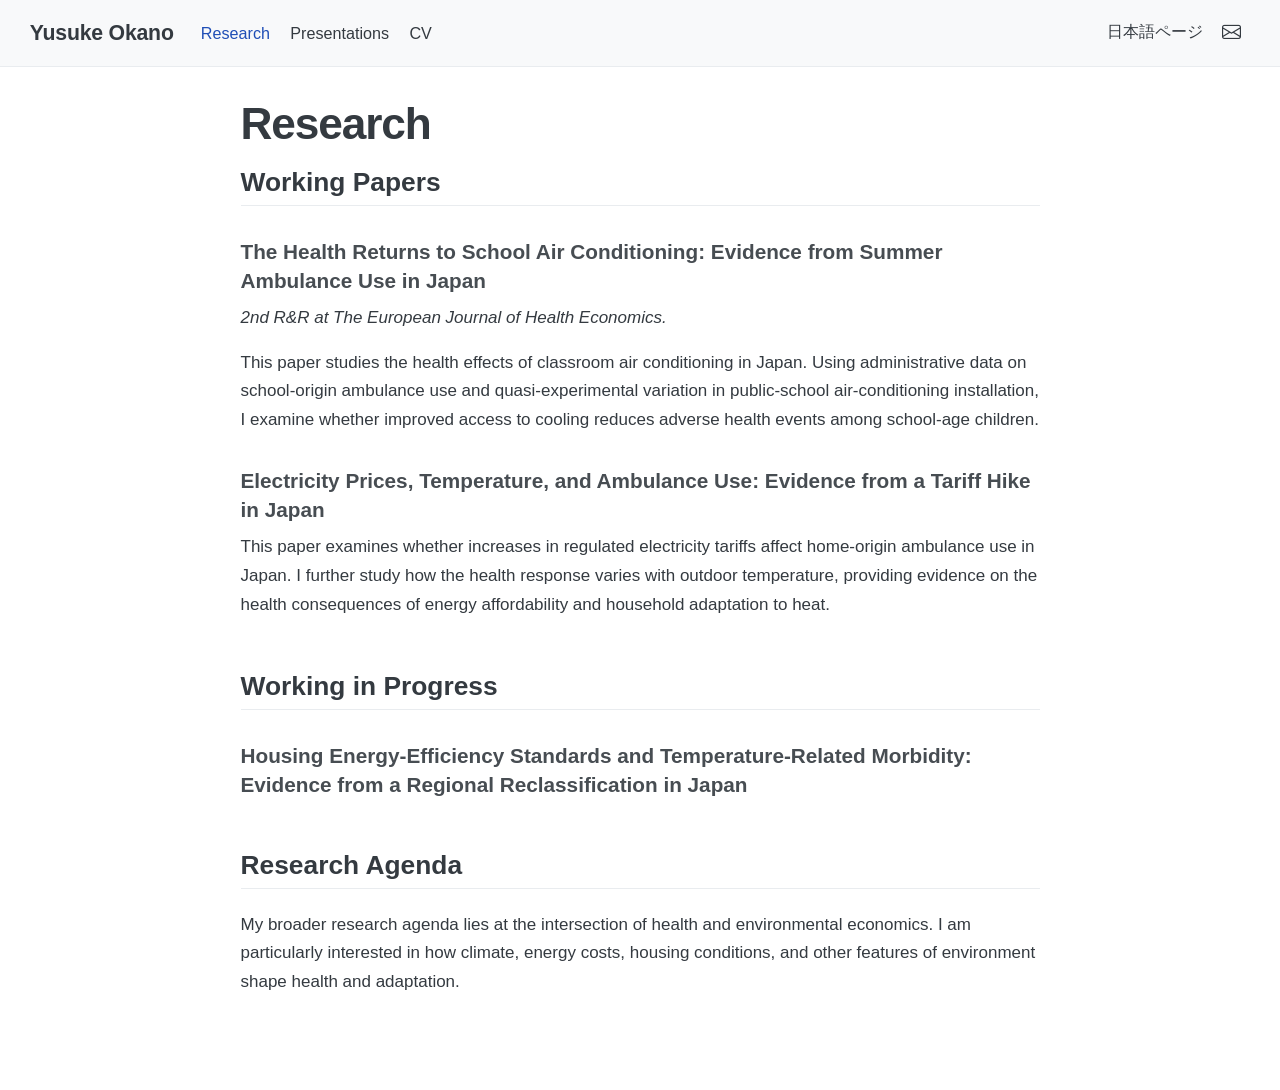
<file: research.html>
<!DOCTYPE html>
<html xmlns="http://www.w3.org/1999/xhtml" lang="en" xml:lang="en"><head>

<meta charset="utf-8">
<meta name="generator" content="quarto-1.9.38">

<meta name="viewport" content="width=device-width, initial-scale=1.0, user-scalable=yes">


<title>Research – Yusuke Okano</title>
<style>
/* Default styles provided by pandoc.
** See https://pandoc.org/MANUAL.html#variables-for-html for config info.
*/
code{white-space: pre-wrap;}
span.smallcaps{font-variant: small-caps;}
div.columns{display: flex; gap: min(4vw, 1.5em);}
div.column{flex: auto; overflow-x: auto;}
div.hanging-indent{margin-left: 1.5em; text-indent: -1.5em;}
ul.task-list{list-style: none;}
ul.task-list li input[type="checkbox"] {
  width: 0.8em;
  margin: 0 0.8em 0.2em -1em; /* quarto-specific, see https://github.com/quarto-dev/quarto-cli/issues/4556 */ 
  vertical-align: middle;
}
</style>


<script src="site_libs/quarto-nav/quarto-nav.js"></script>
<script src="site_libs/quarto-nav/headroom.min.js"></script>
<script src="site_libs/clipboard/clipboard.min.js"></script>
<script src="site_libs/quarto-html/quarto.js" type="module"></script>
<script src="site_libs/quarto-html/tabsets/tabsets.js" type="module"></script>
<script src="site_libs/quarto-html/popper.min.js"></script>
<script src="site_libs/quarto-html/tippy.umd.min.js"></script>
<script src="site_libs/quarto-html/anchor.min.js"></script>
<link href="site_libs/quarto-html/tippy.css" rel="stylesheet">
<link href="site_libs/quarto-html/quarto-syntax-highlighting-15634bcf2e68342d4ad2dfa704d543f6.css" rel="stylesheet" id="quarto-text-highlighting-styles">
<script src="site_libs/bootstrap/bootstrap.min.js"></script>
<link href="site_libs/bootstrap/bootstrap-icons.css" rel="stylesheet">
<link href="site_libs/bootstrap/bootstrap-ec99a8efe510844151b90c0472fa725a.min.css" rel="stylesheet" append-hash="true" id="quarto-bootstrap" data-mode="light">
<script id="quarto-search-options" type="application/json">{
  "language": {
    "search-no-results-text": "No results",
    "search-matching-documents-text": "matching documents",
    "search-copy-link-title": "Copy link to search",
    "search-hide-matches-text": "Hide additional matches",
    "search-more-match-text": "more match in this document",
    "search-more-matches-text": "more matches in this document",
    "search-clear-button-title": "Clear",
    "search-text-placeholder": "",
    "search-detached-cancel-button-title": "Cancel",
    "search-submit-button-title": "Submit",
    "search-label": "Search"
  }
}</script>


<link rel="stylesheet" href="styles.css">
<meta property="og:title" content="Research – Yusuke Okano">
<meta property="og:description" content="Yusuke Okano is a Ph.D.&nbsp;student in Economics at Hitotsubashi University. His research lies at the intersection of health economics and environmental economics, with interests in climate adaptation, energy, housing, and applied microeconomics.">
<meta property="og:site_name" content="Yusuke Okano">
</head>

<body class="nav-fixed fullcontent quarto-light">

<div id="quarto-search-results"></div>
  <header id="quarto-header" class="headroom fixed-top">
    <nav class="navbar navbar-expand-lg " data-bs-theme="dark">
      <div class="navbar-container container-fluid">
      <div class="navbar-brand-container mx-auto">
    <a class="navbar-brand" href="./index.html">
    <span class="navbar-title">Yusuke Okano</span>
    </a>
  </div>
          <button class="navbar-toggler" type="button" data-bs-toggle="collapse" data-bs-target="#navbarCollapse" aria-controls="navbarCollapse" role="menu" aria-expanded="false" aria-label="Toggle navigation" onclick="if (window.quartoToggleHeadroom) { window.quartoToggleHeadroom(); }">
  <span class="navbar-toggler-icon"></span>
</button>
          <div class="collapse navbar-collapse" id="navbarCollapse">
            <ul class="navbar-nav navbar-nav-scroll me-auto">
  <li class="nav-item">
    <a class="nav-link active" href="./research.html" aria-current="page"> 
<span class="menu-text">Research</span></a>
  </li>  
  <li class="nav-item">
    <a class="nav-link" href="./presentations.html"> 
<span class="menu-text">Presentations</span></a>
  </li>  
  <li class="nav-item">
    <a class="nav-link" href="./files/CV_Yusuke_Okano.pdf"> 
<span class="menu-text">CV</span></a>
  </li>  
</ul>
            <ul class="navbar-nav navbar-nav-scroll ms-auto">
  <li class="nav-item">
    <a class="nav-link" href="./index-ja.html"> 
<span class="menu-text">日本語ページ</span></a>
  </li>  
  <li class="nav-item compact">
    <a class="nav-link" href="mailto:yokano.amecon@gmail.com"> <i class="bi bi-envelope" role="img">
</i> 
<span class="menu-text"></span></a>
  </li>  
</ul>
          </div> <!-- /navcollapse -->
            <div class="quarto-navbar-tools">
</div>
      </div> <!-- /container-fluid -->
    </nav>
</header>
<!-- content -->
<div id="quarto-content" class="quarto-container page-columns page-rows-contents page-layout-article page-navbar">
<!-- sidebar -->
<!-- margin-sidebar -->
    
<!-- main -->
<main class="content" id="quarto-document-content">

<header id="title-block-header" class="quarto-title-block default">
<div class="quarto-title">
<h1 class="title">Research</h1>
</div>



<div class="quarto-title-meta">

    
  
    
  </div>
  


</header>


<section id="working-papers" class="level2">
<h2 class="anchored" data-anchor-id="working-papers">Working Papers</h2>
<section id="the-health-returns-to-school-air-conditioning-evidence-from-summer-ambulance-use-in-japan" class="level3">
<h3 class="anchored" data-anchor-id="the-health-returns-to-school-air-conditioning-evidence-from-summer-ambulance-use-in-japan">The Health Returns to School Air Conditioning: Evidence from Summer Ambulance Use in Japan</h3>
<p><em>2nd R&amp;R at The European Journal of Health Economics.</em></p>
<p>This paper studies the health effects of classroom air conditioning in Japan. Using administrative data on school-origin ambulance use and quasi-experimental variation in public-school air-conditioning installation, I examine whether improved access to cooling reduces adverse health events among school-age children.</p>
<!--
When you are ready to make the manuscript publicly available, add:

[Paper](files/school_ac.pdf)

You can also add:
[Slides](files/school_ac_slides.pdf)
-->
</section>
<section id="electricity-prices-temperature-and-ambulance-use-evidence-from-a-tariff-hike-in-japan" class="level3">
<h3 class="anchored" data-anchor-id="electricity-prices-temperature-and-ambulance-use-evidence-from-a-tariff-hike-in-japan">Electricity Prices, Temperature, and Ambulance Use: Evidence from a Tariff Hike in Japan</h3>
<p>This paper examines whether increases in regulated electricity tariffs affect home-origin ambulance use in Japan. I further study how the health response varies with outdoor temperature, providing evidence on the health consequences of energy affordability and household adaptation to heat.</p>
<!--
When you are ready to make the manuscript publicly available, add:

[Paper](files/electricity_health.pdf)
-->
</section>
</section>
<section id="working-in-progress" class="level2">
<h2 class="anchored" data-anchor-id="working-in-progress">Working in Progress</h2>
<section id="housing-energy-efficiency-standards-and-temperature-related-morbidity-evidence-from-a-regional-reclassification-in-japan" class="level3">
<h3 class="anchored" data-anchor-id="housing-energy-efficiency-standards-and-temperature-related-morbidity-evidence-from-a-regional-reclassification-in-japan">Housing Energy-Efficiency Standards and Temperature-Related Morbidity: Evidence from a Regional Reclassification in Japan</h3>
</section>
</section>
<section id="research-agenda" class="level2">
<h2 class="anchored" data-anchor-id="research-agenda">Research Agenda</h2>
<p>My broader research agenda lies at the intersection of health and environmental economics. I am particularly interested in how climate, energy costs, housing conditions, and other features of environment shape health and adaptation.</p>


</section>

</main> <!-- /main -->
<script id="quarto-html-after-body" type="application/javascript">
  window.document.addEventListener("DOMContentLoaded", function (event) {
    const icon = "";
    const anchorJS = new window.AnchorJS();
    anchorJS.options = {
      placement: 'right',
      icon: icon
    };
    anchorJS.add('.anchored');
    const isCodeAnnotation = (el) => {
      for (const clz of el.classList) {
        if (clz.startsWith('code-annotation-')) {                     
          return true;
        }
      }
      return false;
    }
    const onCopySuccess = function(e) {
      // button target
      const button = e.trigger;
      // don't keep focus
      button.blur();
      // flash "checked"
      button.classList.add('code-copy-button-checked');
      var currentTitle = button.getAttribute("title");
      button.setAttribute("title", "Copied!");
      let tooltip;
      if (window.bootstrap) {
        button.setAttribute("data-bs-toggle", "tooltip");
        button.setAttribute("data-bs-placement", "left");
        button.setAttribute("data-bs-title", "Copied!");
        tooltip = new bootstrap.Tooltip(button, 
          { trigger: "manual", 
            customClass: "code-copy-button-tooltip",
            offset: [0, -8]});
        tooltip.show();    
      }
      setTimeout(function() {
        if (tooltip) {
          tooltip.hide();
          button.removeAttribute("data-bs-title");
          button.removeAttribute("data-bs-toggle");
          button.removeAttribute("data-bs-placement");
        }
        button.setAttribute("title", currentTitle);
        button.classList.remove('code-copy-button-checked');
      }, 1000);
      // clear code selection
      e.clearSelection();
    }
    const getTextToCopy = function(trigger) {
      const outerScaffold = trigger.parentElement.cloneNode(true);
      const codeEl = outerScaffold.querySelector('code');
      for (const childEl of codeEl.children) {
        if (isCodeAnnotation(childEl)) {
          childEl.remove();
        }
      }
      return codeEl.innerText;
    }
    const clipboard = new window.ClipboardJS('.code-copy-button:not([data-in-quarto-modal])', {
      text: getTextToCopy
    });
    clipboard.on('success', onCopySuccess);
    if (window.document.getElementById('quarto-embedded-source-code-modal')) {
      const clipboardModal = new window.ClipboardJS('.code-copy-button[data-in-quarto-modal]', {
        text: getTextToCopy,
        container: window.document.getElementById('quarto-embedded-source-code-modal')
      });
      clipboardModal.on('success', onCopySuccess);
    }
      var localhostRegex = new RegExp(/^(?:http|https):\/\/localhost\:?[0-9]*\//);
      var mailtoRegex = new RegExp(/^mailto:/);
        var filterRegex = new RegExp("https:\/\/yusuke-okano\.github\.io\/");
      var isInternal = (href) => {
          return filterRegex.test(href) || localhostRegex.test(href) || mailtoRegex.test(href);
      }
      // Inspect non-navigation links and adorn them if external
     var links = window.document.querySelectorAll('a[href]:not(.nav-link):not(.navbar-brand):not(.toc-action):not(.sidebar-link):not(.sidebar-item-toggle):not(.pagination-link):not(.no-external):not([aria-hidden]):not(.dropdown-item):not(.quarto-navigation-tool):not(.about-link)');
      for (var i=0; i<links.length; i++) {
        const link = links[i];
        if (!isInternal(link.href)) {
          // undo the damage that might have been done by quarto-nav.js in the case of
          // links that we want to consider external
          if (link.dataset.originalHref !== undefined) {
            link.href = link.dataset.originalHref;
          }
        }
      }
    function tippyHover(el, contentFn, onTriggerFn, onUntriggerFn) {
      const config = {
        allowHTML: true,
        maxWidth: 500,
        delay: 100,
        arrow: false,
        appendTo: function(el) {
            return el.parentElement;
        },
        interactive: true,
        interactiveBorder: 10,
        theme: 'quarto',
        placement: 'bottom-start',
      };
      if (contentFn) {
        config.content = contentFn;
      }
      if (onTriggerFn) {
        config.onTrigger = onTriggerFn;
      }
      if (onUntriggerFn) {
        config.onUntrigger = onUntriggerFn;
      }
      window.tippy(el, config); 
    }
    const noterefs = window.document.querySelectorAll('a[role="doc-noteref"]');
    for (var i=0; i<noterefs.length; i++) {
      const ref = noterefs[i];
      tippyHover(ref, function() {
        // use id or data attribute instead here
        let href = ref.getAttribute('data-footnote-href') || ref.getAttribute('href');
        try { href = new URL(href).hash; } catch {}
        const id = href.replace(/^#\/?/, "");
        const note = window.document.getElementById(id);
        if (note) {
          return note.innerHTML;
        } else {
          return "";
        }
      });
    }
    const xrefs = window.document.querySelectorAll('a.quarto-xref');
    const processXRef = (id, note) => {
      // Strip column container classes
      const stripColumnClz = (el) => {
        el.classList.remove("page-full", "page-columns");
        if (el.children) {
          for (const child of el.children) {
            stripColumnClz(child);
          }
        }
      }
      stripColumnClz(note)
      if (id === null || id.startsWith('sec-')) {
        // Special case sections, only their first couple elements
        const container = document.createElement("div");
        if (note.children && note.children.length > 2) {
          container.appendChild(note.children[0].cloneNode(true));
          for (let i = 1; i < note.children.length; i++) {
            const child = note.children[i];
            if (child.tagName === "P" && child.innerText === "") {
              continue;
            } else {
              container.appendChild(child.cloneNode(true));
              break;
            }
          }
          if (window.Quarto?.typesetMath) {
            window.Quarto.typesetMath(container);
          }
          return container.innerHTML
        } else {
          if (window.Quarto?.typesetMath) {
            window.Quarto.typesetMath(note);
          }
          return note.innerHTML;
        }
      } else {
        // Remove any anchor links if they are present
        const anchorLink = note.querySelector('a.anchorjs-link');
        if (anchorLink) {
          anchorLink.remove();
        }
        if (window.Quarto?.typesetMath) {
          window.Quarto.typesetMath(note);
        }
        if (note.classList.contains("callout")) {
          return note.outerHTML;
        } else {
          return note.innerHTML;
        }
      }
    }
    for (var i=0; i<xrefs.length; i++) {
      const xref = xrefs[i];
      tippyHover(xref, undefined, function(instance) {
        instance.disable();
        let url = xref.getAttribute('href');
        let hash = undefined; 
        if (url.startsWith('#')) {
          hash = url;
        } else {
          try { hash = new URL(url).hash; } catch {}
        }
        if (hash) {
          const id = hash.replace(/^#\/?/, "");
          const note = window.document.getElementById(id);
          if (note !== null) {
            try {
              const html = processXRef(id, note.cloneNode(true));
              instance.setContent(html);
            } finally {
              instance.enable();
              instance.show();
            }
          } else {
            // See if we can fetch this
            fetch(url.split('#')[0])
            .then(res => res.text())
            .then(html => {
              const parser = new DOMParser();
              const htmlDoc = parser.parseFromString(html, "text/html");
              const note = htmlDoc.getElementById(id);
              if (note !== null) {
                const html = processXRef(id, note);
                instance.setContent(html);
              } 
            }).finally(() => {
              instance.enable();
              instance.show();
            });
          }
        } else {
          // See if we can fetch a full url (with no hash to target)
          // This is a special case and we should probably do some content thinning / targeting
          fetch(url)
          .then(res => res.text())
          .then(html => {
            const parser = new DOMParser();
            const htmlDoc = parser.parseFromString(html, "text/html");
            const note = htmlDoc.querySelector('main.content');
            if (note !== null) {
              // This should only happen for chapter cross references
              // (since there is no id in the URL)
              // remove the first header
              if (note.children.length > 0 && note.children[0].tagName === "HEADER") {
                note.children[0].remove();
              }
              const html = processXRef(null, note);
              instance.setContent(html);
            } 
          }).finally(() => {
            instance.enable();
            instance.show();
          });
        }
      }, function(instance) {
      });
    }
        let selectedAnnoteEl;
        const selectorForAnnotation = ( cell, annotation) => {
          let cellAttr = 'data-code-cell="' + cell + '"';
          let lineAttr = 'data-code-annotation="' +  annotation + '"';
          const selector = 'span[' + cellAttr + '][' + lineAttr + ']';
          return selector;
        }
        const selectCodeLines = (annoteEl) => {
          const doc = window.document;
          const targetCell = annoteEl.getAttribute("data-target-cell");
          const targetAnnotation = annoteEl.getAttribute("data-target-annotation");
          const annoteSpan = window.document.querySelector(selectorForAnnotation(targetCell, targetAnnotation));
          const lines = annoteSpan.getAttribute("data-code-lines").split(",");
          const lineIds = lines.map((line) => {
            return targetCell + "-" + line;
          })
          let top = null;
          let height = null;
          let parent = null;
          if (lineIds.length > 0) {
              //compute the position of the single el (top and bottom and make a div)
              const el = window.document.getElementById(lineIds[0]);
              top = el.offsetTop;
              height = el.offsetHeight;
              parent = el.parentElement.parentElement;
            if (lineIds.length > 1) {
              const lastEl = window.document.getElementById(lineIds[lineIds.length - 1]);
              const bottom = lastEl.offsetTop + lastEl.offsetHeight;
              height = bottom - top;
            }
            if (top !== null && height !== null && parent !== null) {
              // cook up a div (if necessary) and position it 
              let div = window.document.getElementById("code-annotation-line-highlight");
              if (div === null) {
                div = window.document.createElement("div");
                div.setAttribute("id", "code-annotation-line-highlight");
                div.style.position = 'absolute';
                parent.appendChild(div);
              }
              div.style.top = top - 2 + "px";
              div.style.height = height + 4 + "px";
              div.style.left = 0;
              let gutterDiv = window.document.getElementById("code-annotation-line-highlight-gutter");
              if (gutterDiv === null) {
                gutterDiv = window.document.createElement("div");
                gutterDiv.setAttribute("id", "code-annotation-line-highlight-gutter");
                gutterDiv.style.position = 'absolute';
                const codeCell = window.document.getElementById(targetCell);
                const gutter = codeCell.querySelector('.code-annotation-gutter');
                gutter.appendChild(gutterDiv);
              }
              gutterDiv.style.top = top - 2 + "px";
              gutterDiv.style.height = height + 4 + "px";
            }
            selectedAnnoteEl = annoteEl;
          }
        };
        const unselectCodeLines = () => {
          const elementsIds = ["code-annotation-line-highlight", "code-annotation-line-highlight-gutter"];
          elementsIds.forEach((elId) => {
            const div = window.document.getElementById(elId);
            if (div) {
              div.remove();
            }
          });
          selectedAnnoteEl = undefined;
        };
          // Handle positioning of the toggle
      window.addEventListener(
        "resize",
        throttle(() => {
          elRect = undefined;
          if (selectedAnnoteEl) {
            selectCodeLines(selectedAnnoteEl);
          }
        }, 10)
      );
      function throttle(fn, ms) {
      let throttle = false;
      let timer;
        return (...args) => {
          if(!throttle) { // first call gets through
              fn.apply(this, args);
              throttle = true;
          } else { // all the others get throttled
              if(timer) clearTimeout(timer); // cancel #2
              timer = setTimeout(() => {
                fn.apply(this, args);
                timer = throttle = false;
              }, ms);
          }
        };
      }
        // Attach click handler to the DT
        const annoteDls = window.document.querySelectorAll('dt[data-target-cell]');
        for (const annoteDlNode of annoteDls) {
          annoteDlNode.addEventListener('click', (event) => {
            const clickedEl = event.target;
            if (clickedEl !== selectedAnnoteEl) {
              unselectCodeLines();
              const activeEl = window.document.querySelector('dt[data-target-cell].code-annotation-active');
              if (activeEl) {
                activeEl.classList.remove('code-annotation-active');
              }
              selectCodeLines(clickedEl);
              clickedEl.classList.add('code-annotation-active');
            } else {
              // Unselect the line
              unselectCodeLines();
              clickedEl.classList.remove('code-annotation-active');
            }
          });
        }
    const findCites = (el) => {
      const parentEl = el.parentElement;
      if (parentEl) {
        const cites = parentEl.dataset.cites;
        if (cites) {
          return {
            el,
            cites: cites.split(' ')
          };
        } else {
          return findCites(el.parentElement)
        }
      } else {
        return undefined;
      }
    };
    var bibliorefs = window.document.querySelectorAll('a[role="doc-biblioref"]');
    for (var i=0; i<bibliorefs.length; i++) {
      const ref = bibliorefs[i];
      const citeInfo = findCites(ref);
      if (citeInfo) {
        tippyHover(citeInfo.el, function() {
          var popup = window.document.createElement('div');
          citeInfo.cites.forEach(function(cite) {
            var citeDiv = window.document.createElement('div');
            citeDiv.classList.add('hanging-indent');
            citeDiv.classList.add('csl-entry');
            var biblioDiv = window.document.getElementById('ref-' + cite);
            if (biblioDiv) {
              citeDiv.innerHTML = biblioDiv.innerHTML;
            }
            popup.appendChild(citeDiv);
          });
          return popup.innerHTML;
        });
      }
    }
  });
  </script>
</div> <!-- /content -->




</body></html>
</file>
<file: site_libs/quarto-html/tippy.css>
.tippy-box[data-animation=fade][data-state=hidden]{opacity:0}[data-tippy-root]{max-width:calc(100vw - 10px)}.tippy-box{position:relative;background-color:#333;color:#fff;border-radius:4px;font-size:14px;line-height:1.4;white-space:normal;outline:0;transition-property:transform,visibility,opacity}.tippy-box[data-placement^=top]>.tippy-arrow{bottom:0}.tippy-box[data-placement^=top]>.tippy-arrow:before{bottom:-7px;left:0;border-width:8px 8px 0;border-top-color:initial;transform-origin:center top}.tippy-box[data-placement^=bottom]>.tippy-arrow{top:0}.tippy-box[data-placement^=bottom]>.tippy-arrow:before{top:-7px;left:0;border-width:0 8px 8px;border-bottom-color:initial;transform-origin:center bottom}.tippy-box[data-placement^=left]>.tippy-arrow{right:0}.tippy-box[data-placement^=left]>.tippy-arrow:before{border-width:8px 0 8px 8px;border-left-color:initial;right:-7px;transform-origin:center left}.tippy-box[data-placement^=right]>.tippy-arrow{left:0}.tippy-box[data-placement^=right]>.tippy-arrow:before{left:-7px;border-width:8px 8px 8px 0;border-right-color:initial;transform-origin:center right}.tippy-box[data-inertia][data-state=visible]{transition-timing-function:cubic-bezier(.54,1.5,.38,1.11)}.tippy-arrow{width:16px;height:16px;color:#333}.tippy-arrow:before{content:"";position:absolute;border-color:transparent;border-style:solid}.tippy-content{position:relative;padding:5px 9px;z-index:1}
</file>
<file: site_libs/quarto-html/quarto-syntax-highlighting-15634bcf2e68342d4ad2dfa704d543f6.css>
/* quarto syntax highlight colors */
:root {
  --quarto-hl-ot-color: #003B4F;
  --quarto-hl-at-color: #657422;
  --quarto-hl-ss-color: #20794D;
  --quarto-hl-an-color: #5E5E5E;
  --quarto-hl-fu-color: #4758AB;
  --quarto-hl-st-color: #20794D;
  --quarto-hl-cf-color: #003B4F;
  --quarto-hl-op-color: #5E5E5E;
  --quarto-hl-er-color: #AD0000;
  --quarto-hl-bn-color: #AD0000;
  --quarto-hl-al-color: #AD0000;
  --quarto-hl-va-color: #111111;
  --quarto-hl-bu-color: inherit;
  --quarto-hl-ex-color: inherit;
  --quarto-hl-pp-color: #AD0000;
  --quarto-hl-in-color: #5E5E5E;
  --quarto-hl-vs-color: #20794D;
  --quarto-hl-wa-color: #5E5E5E;
  --quarto-hl-do-color: #5E5E5E;
  --quarto-hl-im-color: #00769E;
  --quarto-hl-ch-color: #20794D;
  --quarto-hl-dt-color: #AD0000;
  --quarto-hl-fl-color: #AD0000;
  --quarto-hl-co-color: #5E5E5E;
  --quarto-hl-cv-color: #5E5E5E;
  --quarto-hl-cn-color: #8f5902;
  --quarto-hl-sc-color: #5E5E5E;
  --quarto-hl-dv-color: #AD0000;
  --quarto-hl-kw-color: #003B4F;
}

/* other quarto variables */
:root {
  --quarto-font-monospace: SFMono-Regular, Menlo, Monaco, Consolas, "Liberation Mono", "Courier New", monospace;
}

/* syntax highlight based on Pandoc's rules */
pre > code.sourceCode > span {
  color: #003B4F;
}

code.sourceCode > span {
  color: #003B4F;
}

div.sourceCode,
div.sourceCode pre.sourceCode {
  color: #003B4F;
}

/* Normal */
code span {
  color: #003B4F;
}

/* Alert */
code span.al {
  color: #AD0000;
  font-style: inherit;
}

/* Annotation */
code span.an {
  color: #5E5E5E;
  font-style: inherit;
}

/* Attribute */
code span.at {
  color: #657422;
  font-style: inherit;
}

/* BaseN */
code span.bn {
  color: #AD0000;
  font-style: inherit;
}

/* BuiltIn */
code span.bu {
  font-style: inherit;
}

/* ControlFlow */
code span.cf {
  color: #003B4F;
  font-weight: bold;
  font-style: inherit;
}

/* Char */
code span.ch {
  color: #20794D;
  font-style: inherit;
}

/* Constant */
code span.cn {
  color: #8f5902;
  font-style: inherit;
}

/* Comment */
code span.co {
  color: #5E5E5E;
  font-style: inherit;
}

/* CommentVar */
code span.cv {
  color: #5E5E5E;
  font-style: italic;
}

/* Documentation */
code span.do {
  color: #5E5E5E;
  font-style: italic;
}

/* DataType */
code span.dt {
  color: #AD0000;
  font-style: inherit;
}

/* DecVal */
code span.dv {
  color: #AD0000;
  font-style: inherit;
}

/* Error */
code span.er {
  color: #AD0000;
  font-style: inherit;
}

/* Extension */
code span.ex {
  font-style: inherit;
}

/* Float */
code span.fl {
  color: #AD0000;
  font-style: inherit;
}

/* Function */
code span.fu {
  color: #4758AB;
  font-style: inherit;
}

/* Import */
code span.im {
  color: #00769E;
  font-style: inherit;
}

/* Information */
code span.in {
  color: #5E5E5E;
  font-style: inherit;
}

/* Keyword */
code span.kw {
  color: #003B4F;
  font-weight: bold;
  font-style: inherit;
}

/* Operator */
code span.op {
  color: #5E5E5E;
  font-style: inherit;
}

/* Other */
code span.ot {
  color: #003B4F;
  font-style: inherit;
}

/* Preprocessor */
code span.pp {
  color: #AD0000;
  font-style: inherit;
}

/* SpecialChar */
code span.sc {
  color: #5E5E5E;
  font-style: inherit;
}

/* SpecialString */
code span.ss {
  color: #20794D;
  font-style: inherit;
}

/* String */
code span.st {
  color: #20794D;
  font-style: inherit;
}

/* Variable */
code span.va {
  color: #111111;
  font-style: inherit;
}

/* VerbatimString */
code span.vs {
  color: #20794D;
  font-style: inherit;
}

/* Warning */
code span.wa {
  color: #5E5E5E;
  font-style: italic;
}

.prevent-inlining {
  content: "</";
}

/*# sourceMappingURL=f23921c56f73e400b49028c9186a1aa0.css.map */
</file>
<file: styles.css>
/* =========================================================
   Yusuke Okano — Academic Website
   ========================================================= */


/* ---------- Base typography ---------- */

body {
  font-size: 17px;
  line-height: 1.7;
  font-family:
    -apple-system,
    BlinkMacSystemFont,
    "Segoe UI",
    Helvetica,
    Arial,
    sans-serif;
}


/* ---------- Navigation bar ---------- */

.navbar {
  box-shadow: none;
  border-bottom: 1px solid #e9ecef;
}

.navbar-title {
  font-weight: 650;
  letter-spacing: -0.01em;
}

.navbar-nav .nav-link {
  font-size: 0.95rem;
}


/* ---------- Page title ---------- */

.quarto-title .title {
  font-size: 2.6rem;
  font-weight: 700;
  letter-spacing: -0.025em;
  margin-bottom: 0.35rem;
}

.quarto-title .subtitle {
  font-size: 1.1rem;
  font-weight: 400;
  color: #6c757d;
}


/* ---------- Home introduction ---------- */

.home-intro {
  max-width: 760px;
  margin-top: 1.25rem;
  margin-bottom: 1.25rem;
  font-size: 1.05rem;
}

.home-intro strong {
  font-weight: 600;
}


/* ---------- Home buttons ---------- */

.home-links {
  display: flex;
  flex-wrap: wrap;
  gap: 0.6rem;
  margin-top: 1.25rem;
  margin-bottom: 2.75rem;
}

.home-links .btn {
  padding: 0.45rem 0.9rem;
  border-radius: 0.3rem;
  font-size: 0.95rem;
  text-decoration: none;
}


/* ---------- Headings ---------- */

h2 {
  margin-top: 3rem;
  margin-bottom: 1.25rem;
  padding-bottom: 0.4rem;
  font-size: 1.55rem;
  font-weight: 650;
  border-bottom: 1px solid #e9ecef;
}

h3 {
  margin-top: 1.8rem;
  margin-bottom: 0.55rem;
  font-size: 1.22rem;
  font-weight: 650;
  line-height: 1.4;
}


/* ---------- Paragraphs ---------- */

p {
  margin-bottom: 0.9rem;
}


/* ---------- Links ---------- */

main a:not(.btn) {
  text-underline-offset: 0.15em;
  text-decoration-thickness: 0.06em;
}


/* ---------- Lists ---------- */

main li {
  margin-bottom: 0.35rem;
}


/* ---------- Mobile ---------- */

@media (max-width: 576px) {

  body {
    font-size: 16px;
  }

  .quarto-title .title {
    font-size: 2.15rem;
  }

  .quarto-title .subtitle {
    font-size: 1rem;
  }

  .home-intro {
    font-size: 1rem;
  }

  .home-links {
    gap: 0.5rem;
  }

  h2 {
    font-size: 1.4rem;
  }

  h3 {
    font-size: 1.15rem;
  }
}
</file>
